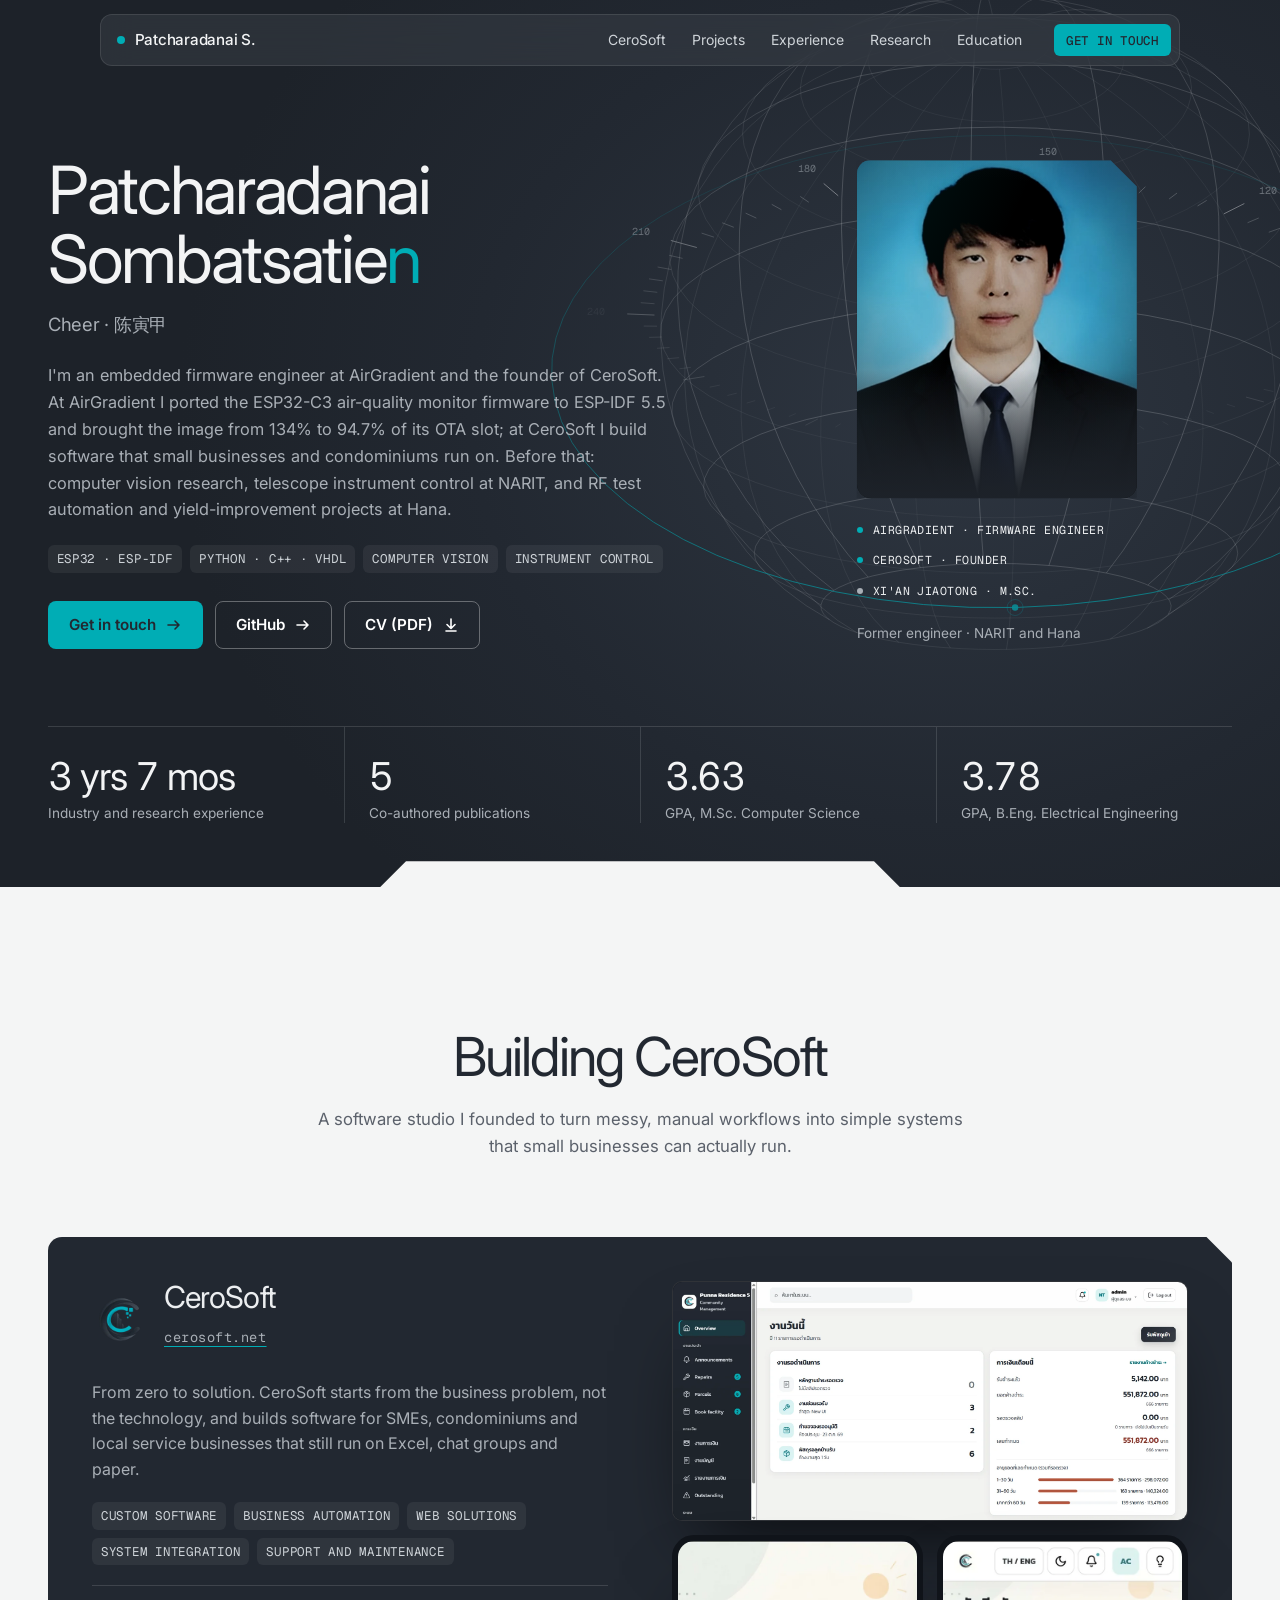
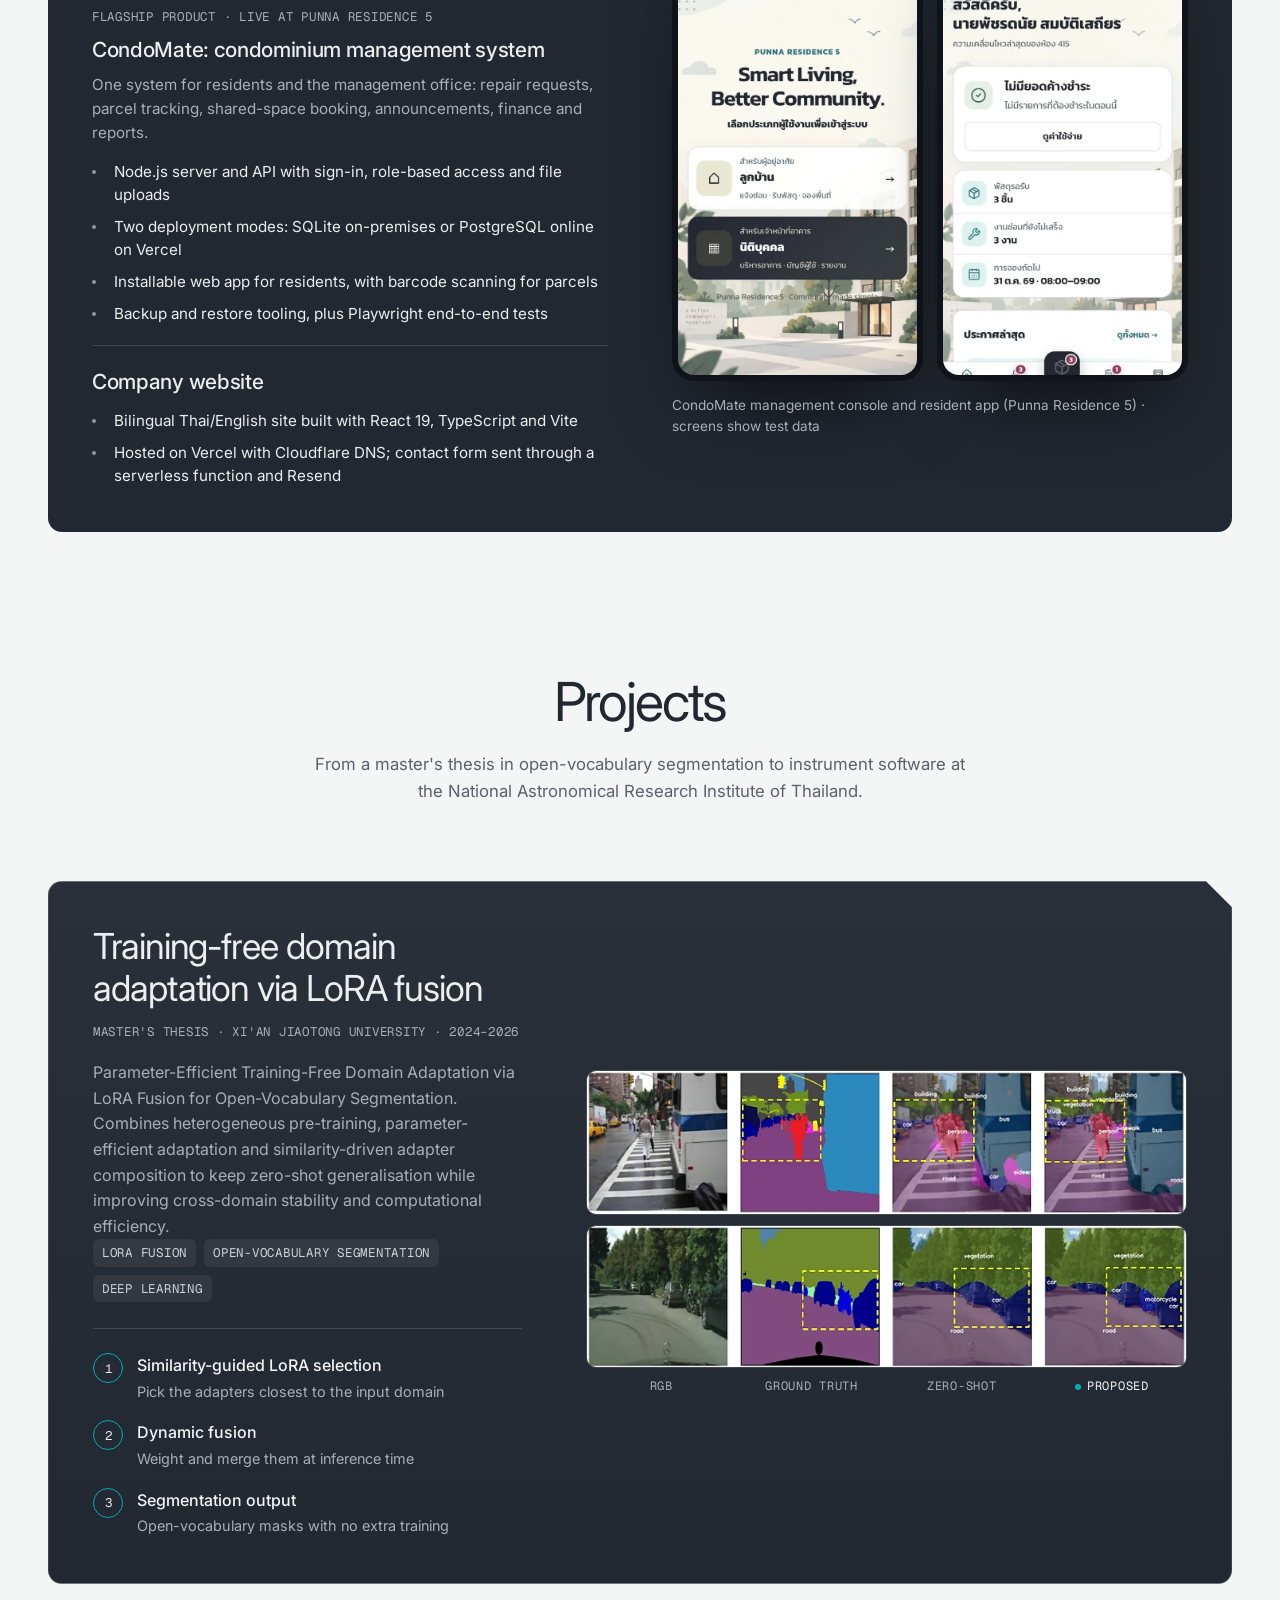
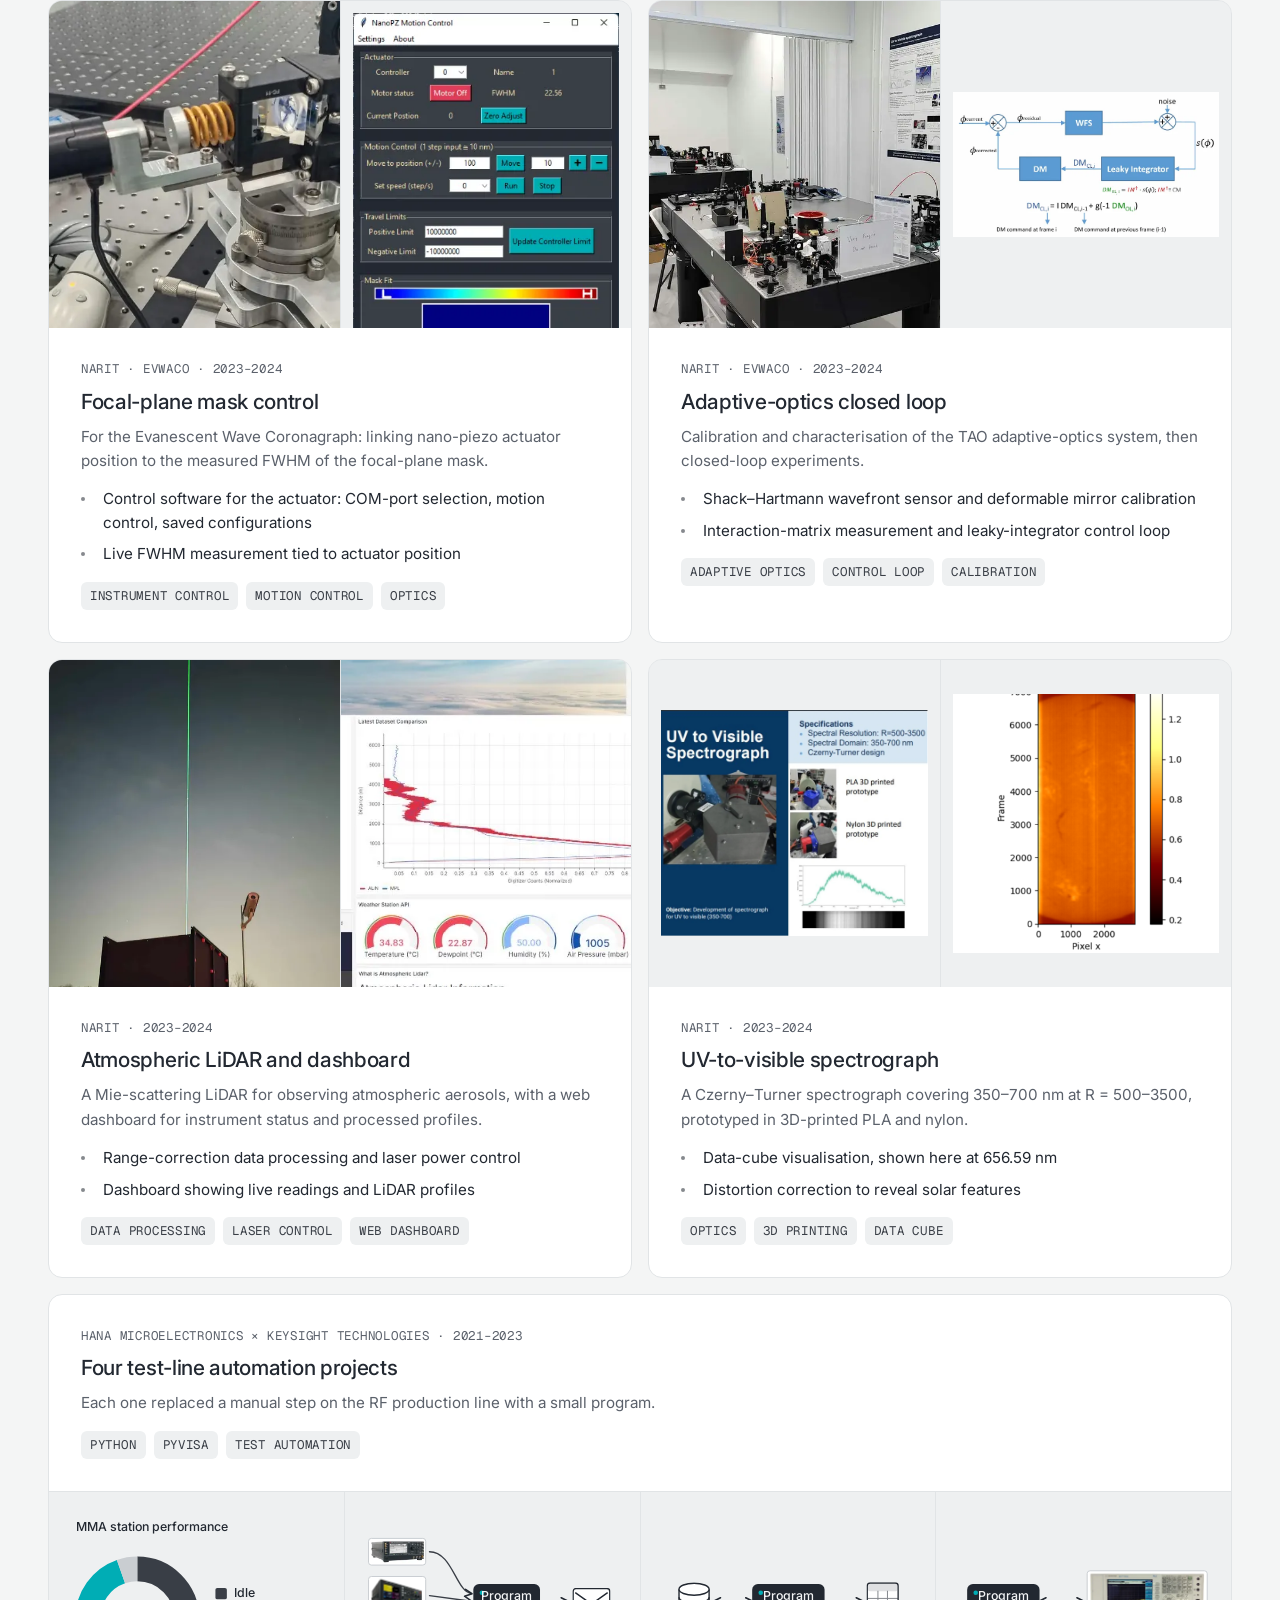
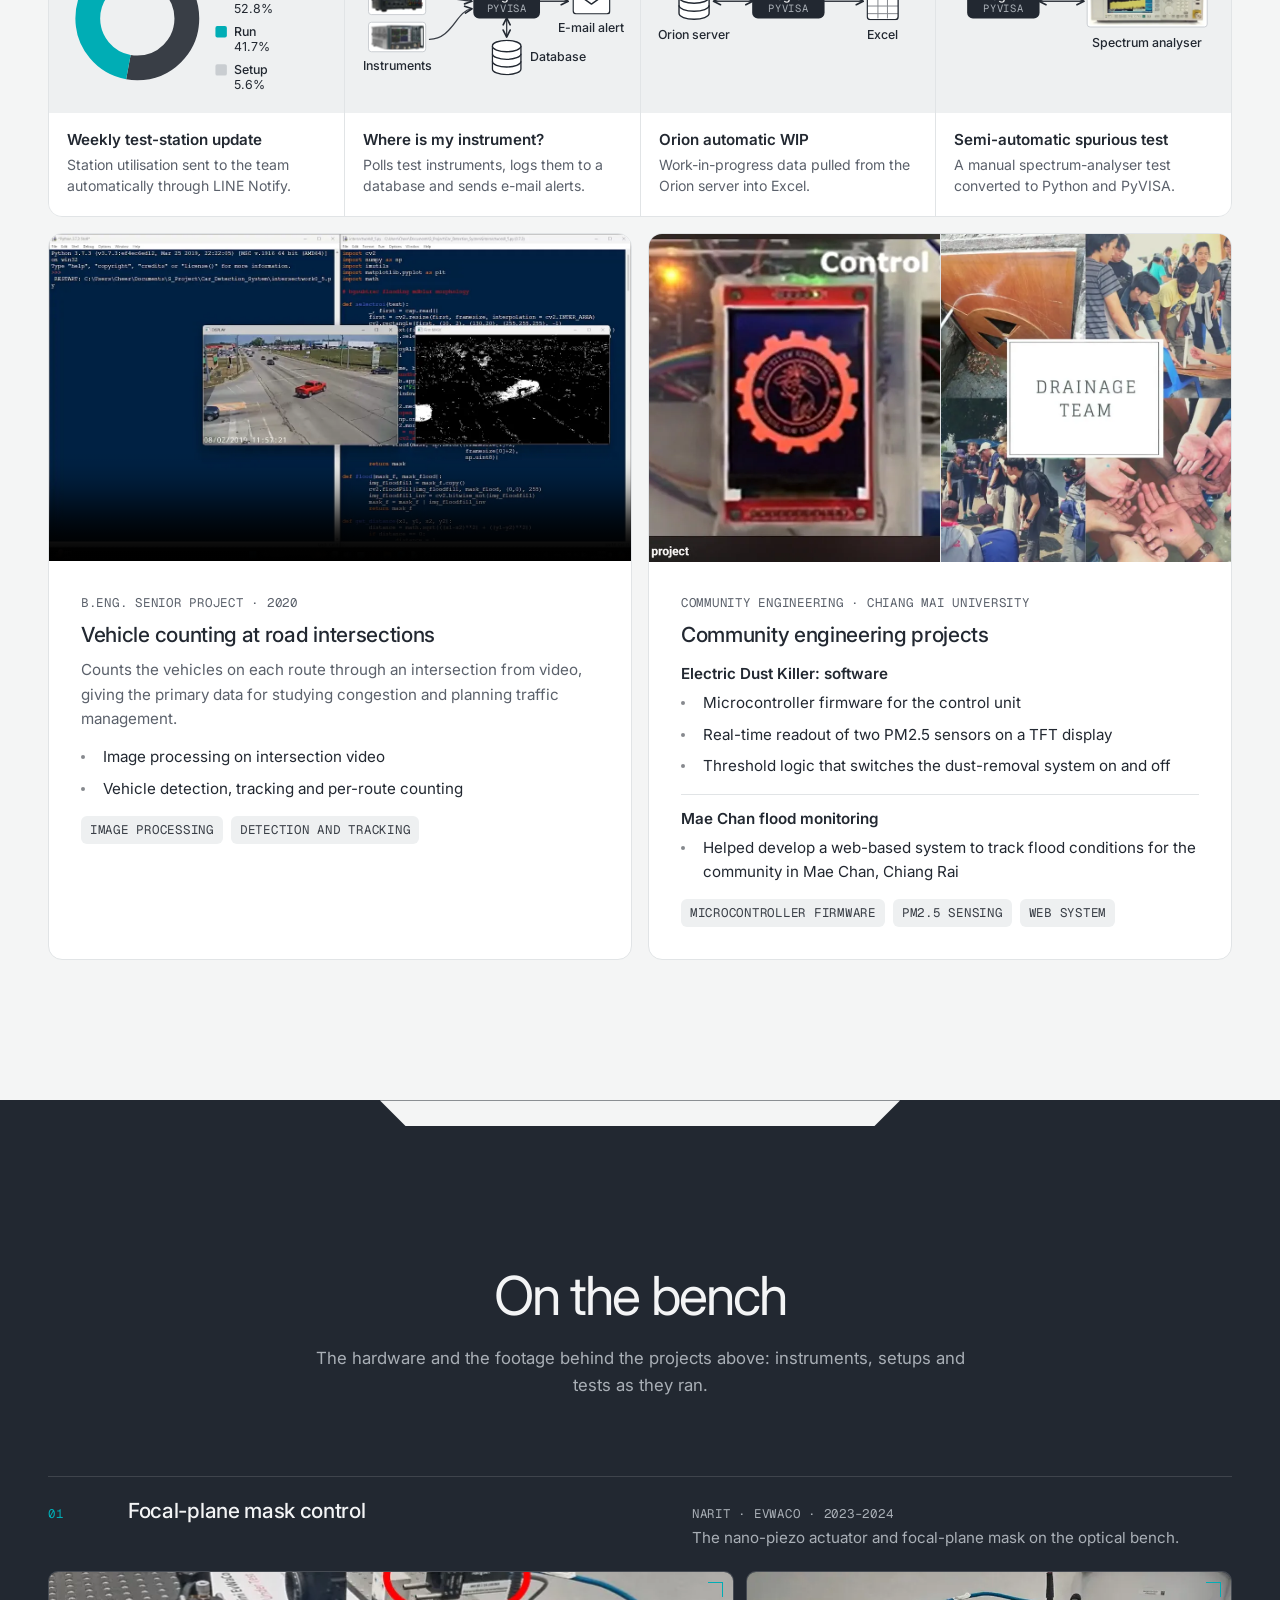
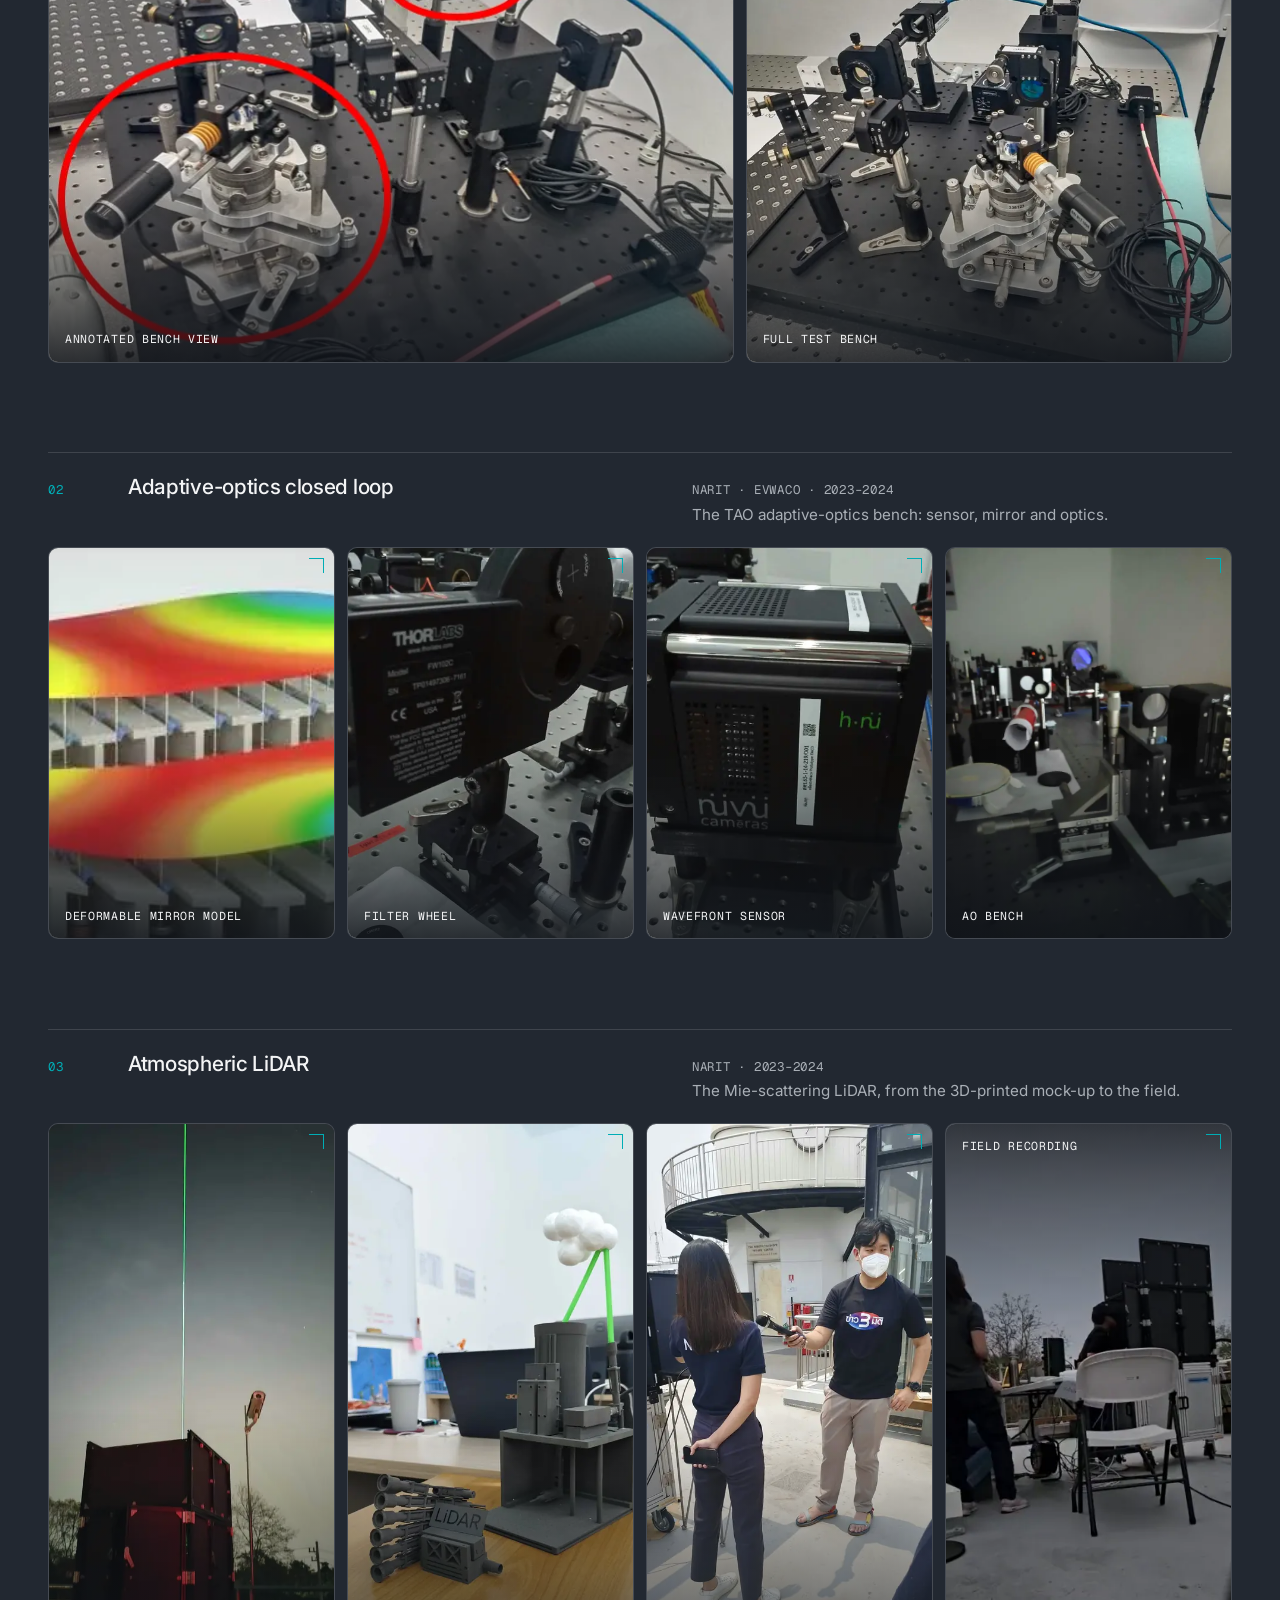
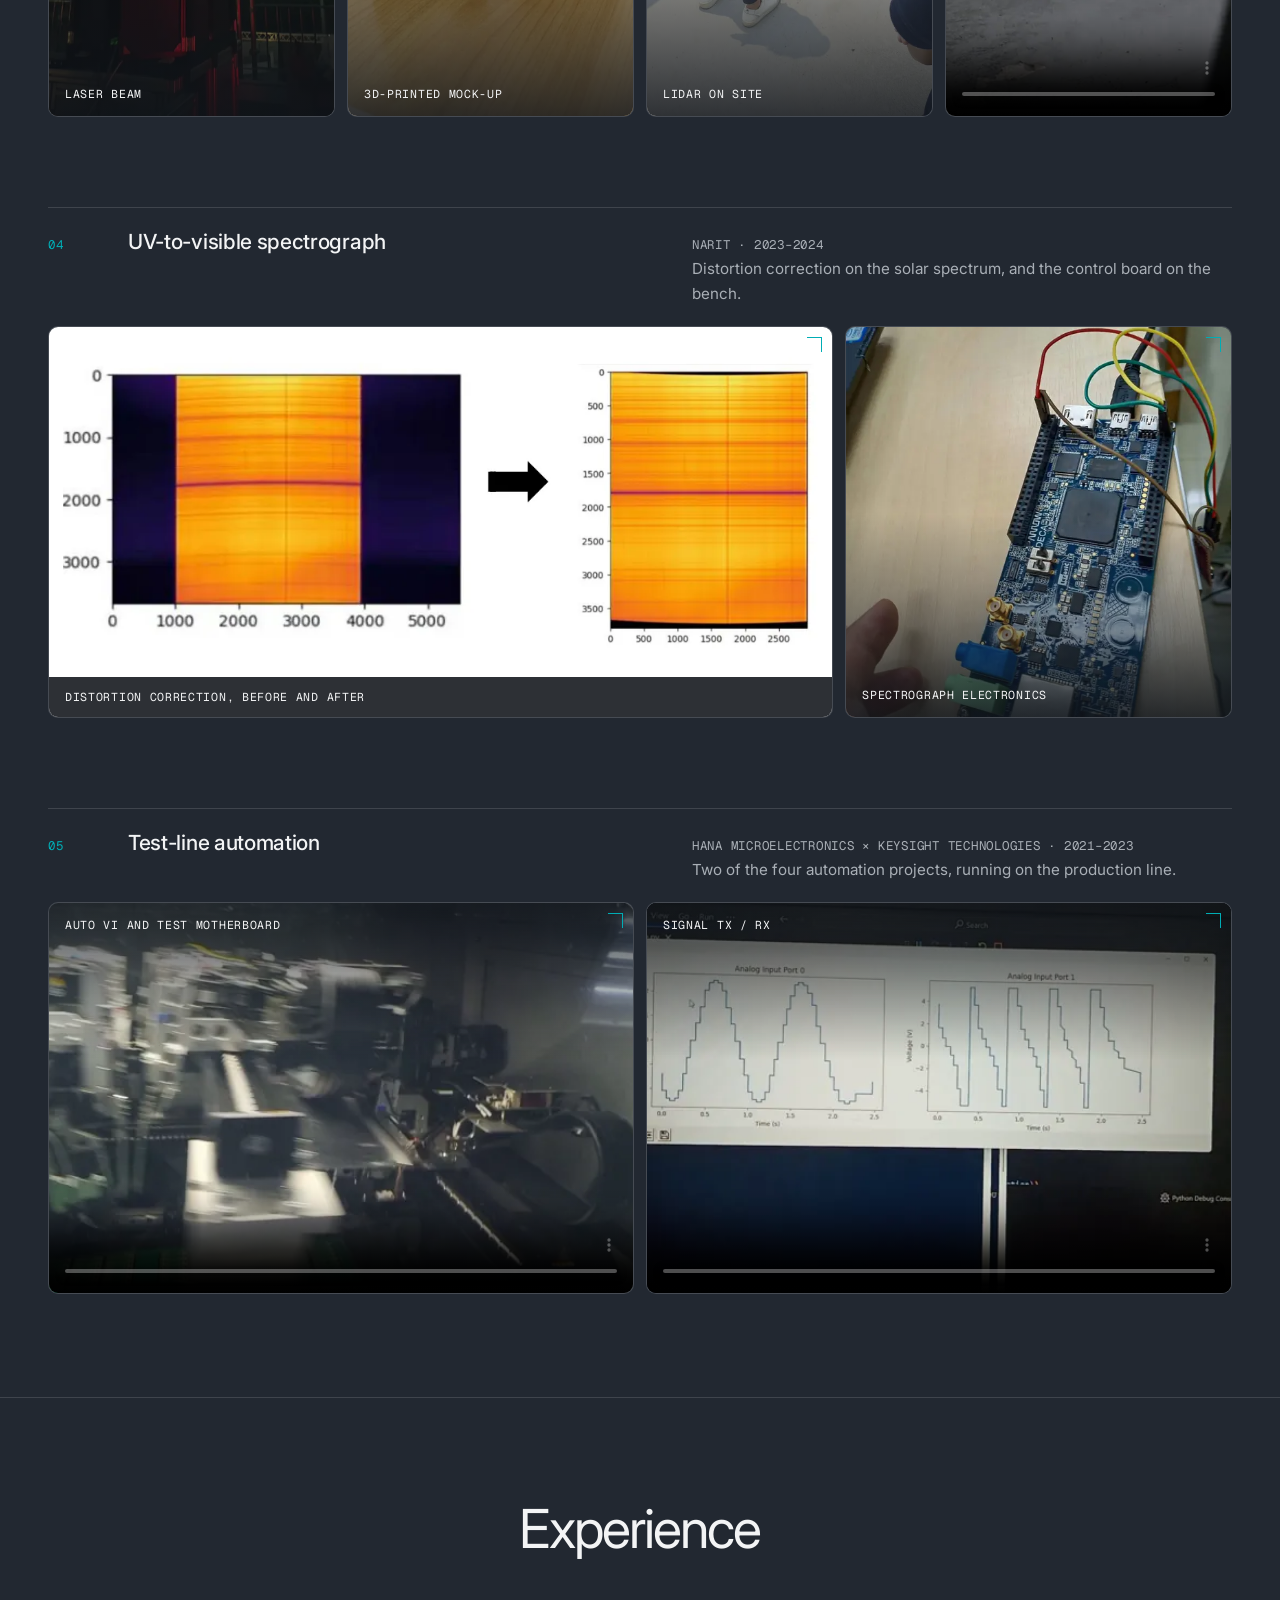
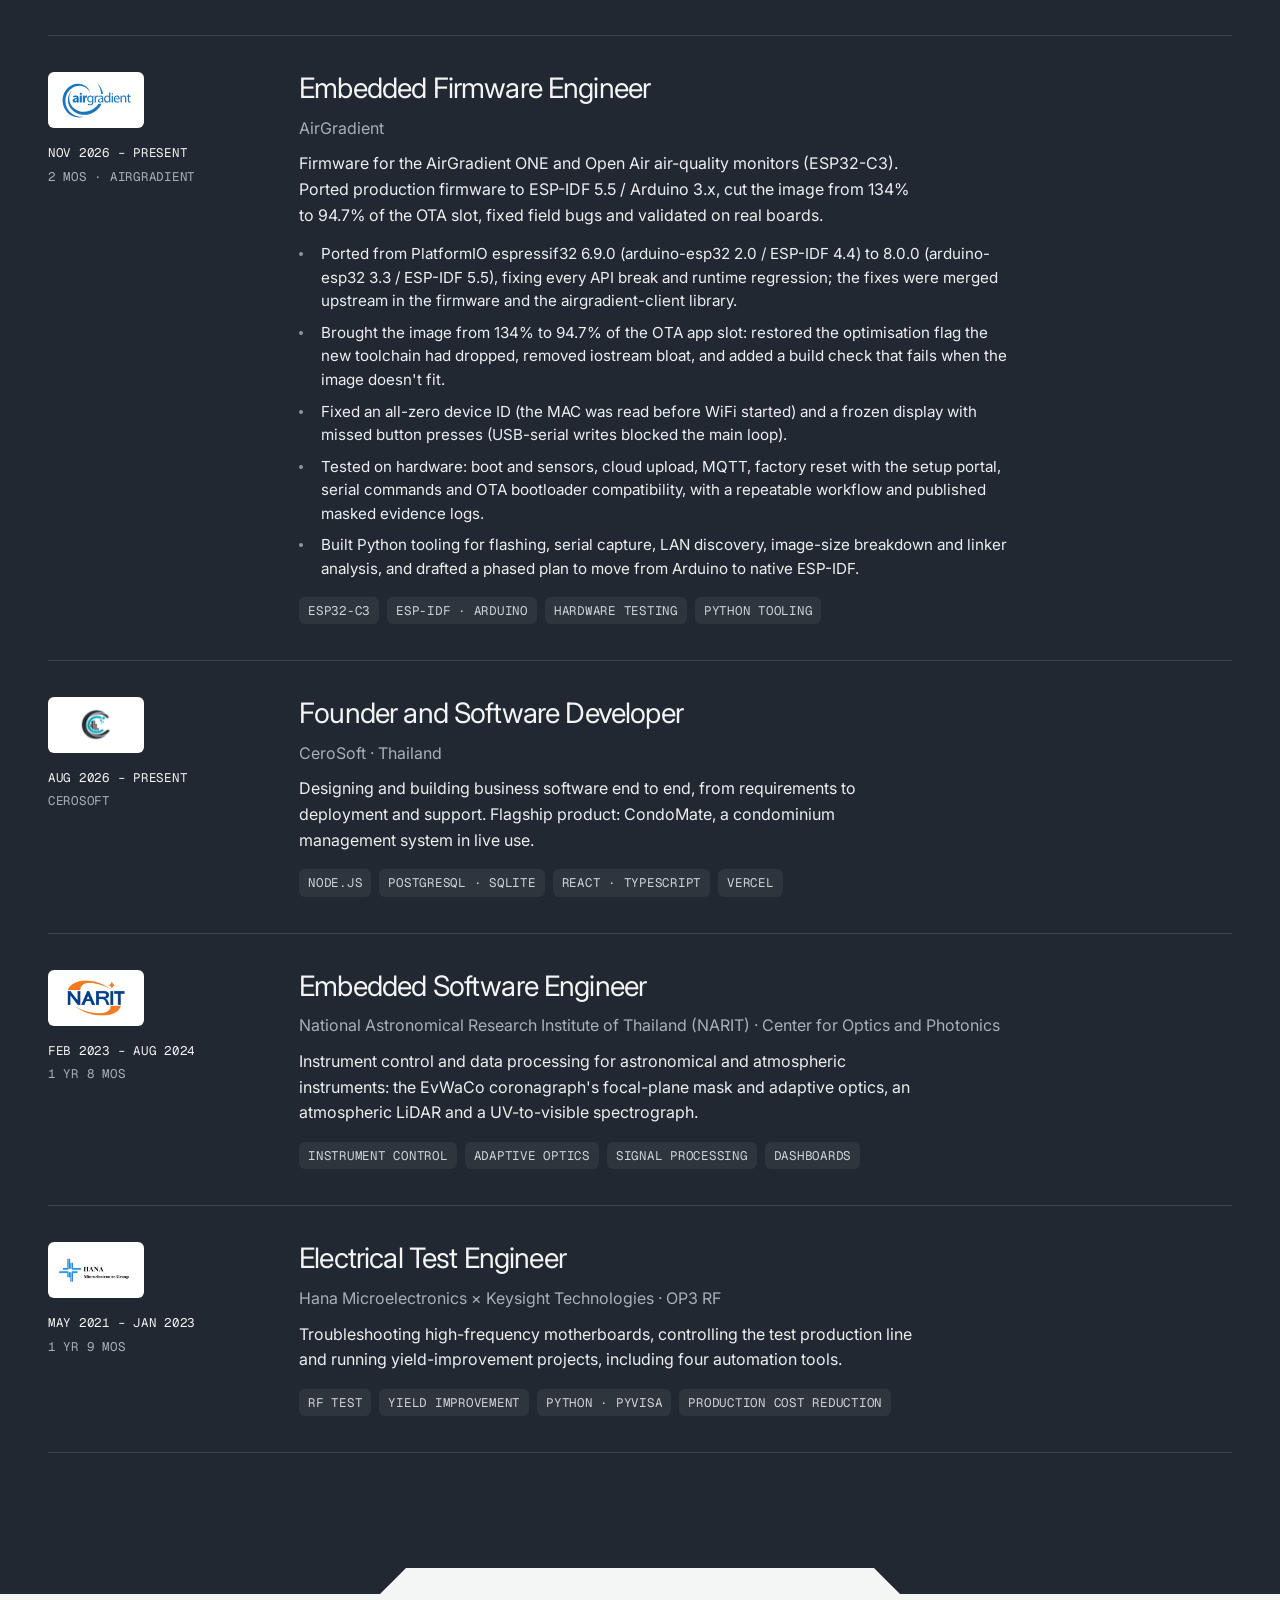
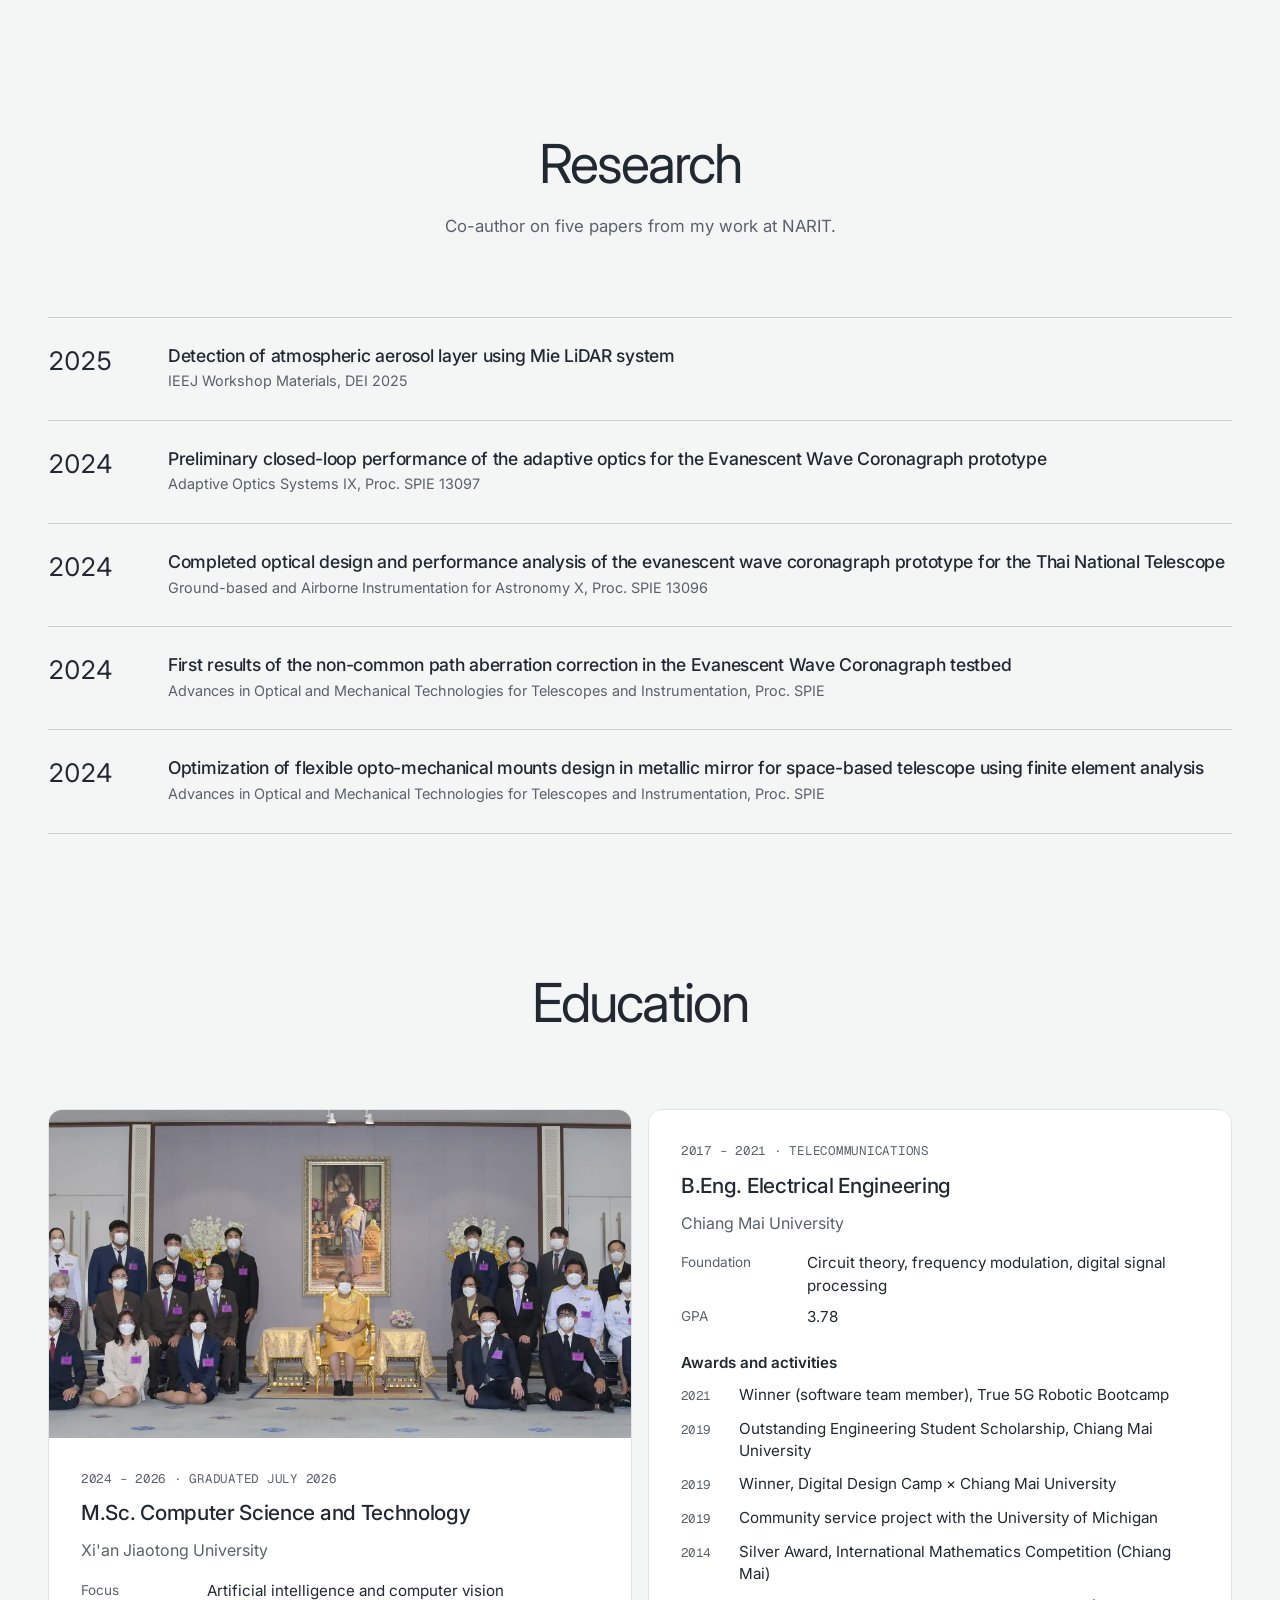
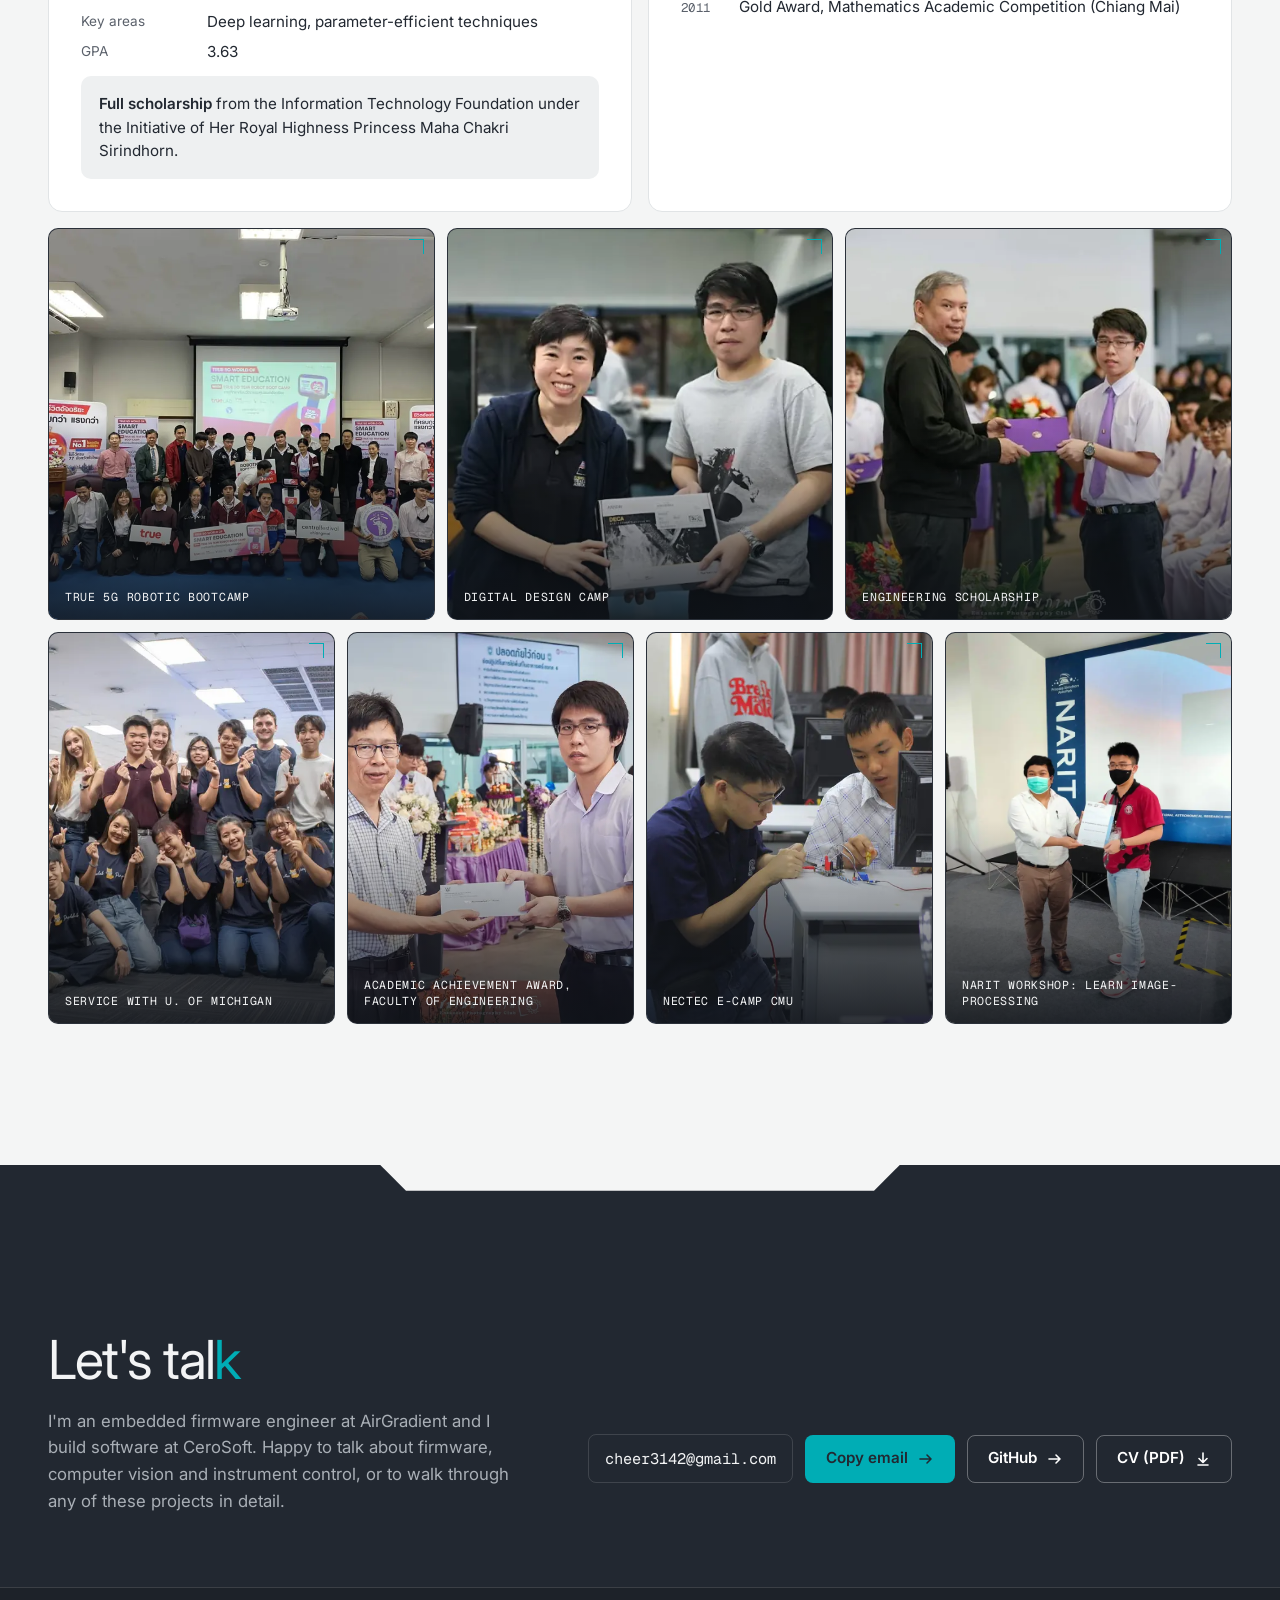
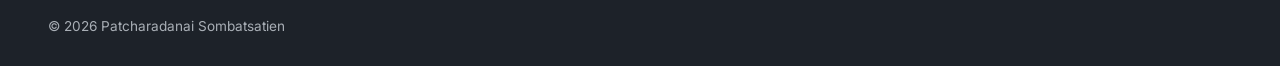
<file: index.html>
<!doctype html>
<html lang="en">
<head>
<meta charset="utf-8">
<meta name="viewport" content="width=device-width, initial-scale=1, viewport-fit=cover">
<link rel="icon" href="img/favicon.svg" type="image/svg+xml">
<title>Patcharadanai Sombatsatien · Embedded Firmware Engineer</title>
<meta name="description" content="Portfolio of Patcharadanai Sombatsatien (Cheer): embedded firmware engineer at AirGradient (ESP32-C3, ESP-IDF), computer vision and instrument control. Founder of CeroSoft.">
<link rel="preconnect" href="https://fonts.googleapis.com">
<link rel="preconnect" href="https://fonts.gstatic.com" crossorigin>
<link rel="stylesheet" href="https://fonts.googleapis.com/css2?family=Inter:wght@400;500;600&family=Geist+Mono:wght@400;500&family=Noto+Sans+Thai:wght@400;500;600&display=swap">
<link rel="stylesheet" href="tokens.css">
<link rel="stylesheet" href="site.css">
<script>document.documentElement.className += " js";</script>
</head>
<body>


<a class="skip" href="#main">Skip to content</a>
<nav class="nav" id="nav" aria-label="Main">
  <a class="brand" href="#top"><span class="live-dot" aria-hidden="true"></span>Patcharadanai S.</a>
  <div class="nav-links">
    <a href="#cerosoft">CeroSoft</a>
    <a href="#work">Projects</a>
    <a href="#experience">Experience</a>
    <a href="#research">Research</a>
    <a href="#education">Education</a>
  </div>
  <a class="chip-cta" href="#contact">Get in touch</a>
  <button class="menu-btn" id="menuBtn" type="button" aria-label="Open menu" aria-expanded="false" aria-controls="sheet">
    <svg width="16" height="16" viewBox="0 0 16 16" fill="none" stroke="currentColor" stroke-width="1.6" stroke-linecap="round" aria-hidden="true"><path d="M2 5h12M2 11h12"/></svg>
  </button>
  <div class="sheet" id="sheet">
    <a href="#cerosoft">CeroSoft</a><a href="#work">Projects</a><a href="#experience">Experience</a>
    <a href="#research">Research</a><a href="#education">Education</a><a href="#contact">Get in touch</a>
  </div>
</nav>

<header class="hero dark notch-bottom" id="top">
  <div class="hero-stage" aria-hidden="true"><canvas id="dome"></canvas></div>
  <div class="wrap hero-grid">
    <div class="hero-text">
      <h1 id="heroName" aria-label="Patcharadanai Sombatsatien"><span class="line" aria-hidden="true">Patcharadanai</span><span class="line" aria-hidden="true">Sombatsatien</span></h1>
      <p class="nick rise" style="--d:.95s">Cheer · 陈寅甲</p>
      <p class="lede rise" style="--d:1.1s">I'm an embedded firmware engineer at AirGradient and the founder of CeroSoft. At AirGradient I ported the ESP32-C3 air-quality monitor firmware to ESP-IDF 5.5 and brought the image from 134% to 94.7% of its OTA slot; at CeroSoft I build software that small businesses and condominiums run on. Before that: computer vision research, telescope instrument control at NARIT, and RF test automation and yield-improvement projects at Hana.</p>
      <div class="focus rise" style="--d:1.25s">
        <span class="tag">ESP32 · ESP-IDF</span><span class="tag">Python · C++ · VHDL</span><span class="tag">Computer vision</span><span class="tag">Instrument control</span>
      </div>
      <div class="cta rise" style="--d:1.35s">
        <a class="btn btn-primary" href="#contact">Get in touch <svg viewBox="0 0 16 16" fill="none" stroke="currentColor" stroke-width="1.6" stroke-linecap="round" stroke-linejoin="round" aria-hidden="true"><path d="M2 8h11M9 4l4 4-4 4"/></svg></a>
        <a class="btn btn-ghost" href="https://github.com/Cheer3142" target="_blank" rel="noopener">GitHub <svg viewBox="0 0 16 16" fill="none" stroke="currentColor" stroke-width="1.6" stroke-linecap="round" stroke-linejoin="round" aria-hidden="true"><path d="M2 8h11M9 4l4 4-4 4"/></svg></a>
        <a class="btn btn-ghost" href="files/Patcharadanai-Sombatsatien-CV.pdf" download>CV (PDF) <svg viewBox="0 0 16 16" fill="none" stroke="currentColor" stroke-width="1.6" stroke-linecap="round" stroke-linejoin="round" aria-hidden="true"><path d="M8 2v9M4 7.5l4 4 4-4M3 14h10"/></svg></a>
      </div>
    </div>
    <div class="hero-figure rise" style="--d:.5s">
      <div class="frame">
        <figure class="portrait card-dark"><img src="img/portrait.webp" alt="Portrait of Patcharadanai Sombatsatien" width="928" height="1120"></figure>
      </div>
      <ul class="markers">
        <li class="marker" id="mkAg"><span class="live-dot" aria-hidden="true"></span><span id="mkAgText">AirGradient · From Nov 2026</span></li>
        <li class="marker live"><span class="live-dot" aria-hidden="true"></span>CeroSoft · Founder</li>
        <li class="marker"><span class="live-dot" aria-hidden="true"></span>Xi'an Jiaotong · M.Sc.</li>
      </ul>
      <p class="former">Former engineer · NARIT and Hana</p>
    </div>
  </div>
  <div class="wrap">
    <div class="stats" role="list">
      <div class="stat" role="listitem"><b id="expTotal">3 yrs 5 mos</b><span>Industry and research experience</span></div>
      <div class="stat" role="listitem"><b>5</b><span>Co-authored publications</span></div>
      <div class="stat" role="listitem"><b>3.63</b><span>GPA, M.Sc. Computer Science</span></div>
      <div class="stat" role="listitem"><b>3.78</b><span>GPA, B.Eng. Electrical Engineering</span></div>
    </div>
  </div>
</header>

<svg width="0" height="0" style="position:absolute" aria-hidden="true" focusable="false">
  <defs>
    <marker id="dg-ah" viewBox="0 0 8 8" refX="6.5" refY="4" markerWidth="7" markerHeight="7" orient="auto-start-reverse"><path d="M1 1L7 4 1 7" fill="none" stroke="currentColor" stroke-width="1.4" stroke-linecap="round" stroke-linejoin="round"/></marker>
    <symbol id="dg-db" viewBox="0 0 32 38"><path d="M1 7v24c0 3.3 6.7 6 15 6s15-2.7 15-6V7" fill="#fff" stroke="currentColor" stroke-width="1.4" vector-effect="non-scaling-stroke"/><ellipse cx="16" cy="7" rx="15" ry="6" fill="#fff" stroke="currentColor" stroke-width="1.4" vector-effect="non-scaling-stroke"/><path d="M1 15c0 3.3 6.7 6 15 6s15-2.7 15-6M1 23c0 3.3 6.7 6 15 6s15-2.7 15-6" fill="none" stroke="currentColor" stroke-width="1.4" vector-effect="non-scaling-stroke"/></symbol>
    <symbol id="dg-mail" viewBox="0 0 40 28"><rect x=".75" y=".75" width="38.5" height="26.5" rx="3" fill="#fff" stroke="currentColor" stroke-width="1.4" vector-effect="non-scaling-stroke"/><path d="M3 5l17 12L37 5" fill="none" stroke="currentColor" stroke-width="1.4" stroke-linejoin="round" vector-effect="non-scaling-stroke"/></symbol>
    <symbol id="dg-sheet" viewBox="0 0 34 40"><rect x=".75" y=".75" width="32.5" height="38.5" rx="3" fill="#fff" stroke="currentColor" stroke-width="1.4" vector-effect="non-scaling-stroke"/><rect x="1.5" y="1.5" width="31" height="8" rx="2" fill="currentColor" opacity=".14"/><path d="M12 9v29M22 9v29M1 17h32M1 25h32M1 33h32" fill="none" stroke="currentColor" stroke-width="1" opacity=".55" vector-effect="non-scaling-stroke"/></symbol>
  </defs>
</svg>
<main id="main">
<section id="cerosoft" class="section light">
  <div class="wrap">
    <div class="statement-head">
      <h2>Building CeroSoft</h2>
      <p>A software studio I founded to turn messy, manual workflows into simple systems that small businesses can actually run.</p>
    </div>
    <article class="venture card-dark">
      <div class="venture-text">
        <div class="venture-id">
          <img src="img/cerosoft-mark.webp" alt="CeroSoft logo" width="52" height="52">
          <div><p class="venture-name">CeroSoft</p><a href="https://cerosoft.net" target="_blank" rel="noopener">cerosoft.net</a></div>
        </div>
        <p>From zero to solution. CeroSoft starts from the business problem, not the technology, and builds software for SMEs, condominiums and local service businesses that still run on Excel, chat groups and paper.</p>
        <div class="focus">
          <span class="tag">Custom software</span><span class="tag">Business automation</span><span class="tag">Web solutions</span><span class="tag">System integration</span><span class="tag">Support and maintenance</span>
        </div>
        <div class="product">
          <div class="meta">Flagship product · live at Punna Residence 5</div>
          <h3>CondoMate: condominium management system</h3>
          <p>One system for residents and the management office: repair requests, parcel tracking, shared-space booking, announcements, finance and reports.</p>
          <ul class="role">
            <li>Node.js server and API with sign-in, role-based access and file uploads</li>
            <li>Two deployment modes: SQLite on-premises or PostgreSQL online on Vercel</li>
            <li>Installable web app for residents, with barcode scanning for parcels</li>
            <li>Backup and restore tooling, plus Playwright end-to-end tests</li>
          </ul>
        </div>
        <div class="product">
          <h3>Company website</h3>
          <ul class="role">
            <li>Bilingual Thai/English site built with React 19, TypeScript and Vite</li>
            <li>Hosted on Vercel with Cloudflare DNS; contact form sent through a serverless function and Resend</li>
          </ul>
        </div>
      </div>
      <figure class="screens">
        <img class="desk" src="img/condo-console.webp" alt="CondoMate management console showing today's work, monthly finances and overdue ageing, with test data" loading="lazy">
        <img class="phone" src="img/condo-access.webp" alt="CondoMate sign-in choice between resident and building management" loading="lazy">
        <img class="phone" src="img/condo-resident.webp" alt="CondoMate resident home screen with test data" loading="lazy">
        <figcaption>CondoMate management console and resident app (Punna Residence 5) · screens show test data</figcaption>
      </figure>
    </article>
  </div>
</section>

<section id="work" class="section light">
  <div class="wrap">
    <div class="statement-head">
      <h2>Projects</h2>
      <p>From a master's thesis in open-vocabulary segmentation to instrument software at the National Astronomical Research Institute of Thailand.</p>
    </div>

    <article class="feature card-dark">
      <div>
        <h3>Training-free domain adaptation via LoRA fusion</h3>
        <div class="meta">Master's thesis · Xi'an Jiaotong University · 2024–2026</div>
        <p>Parameter-Efficient Training-Free Domain Adaptation via LoRA Fusion for Open-Vocabulary Segmentation. Combines heterogeneous pre-training, parameter-efficient adaptation and similarity-driven adapter composition to keep zero-shot generalisation while improving cross-domain stability and computational efficiency.</p>
        <div class="focus stack"><span class="tag">LoRA fusion</span><span class="tag">Open-vocabulary segmentation</span><span class="tag">Deep learning</span></div>
        <ol class="pipeline">
          <li><span class="n">1</span><div><b>Similarity-guided LoRA selection</b><span>Pick the adapters closest to the input domain</span></div></li>
          <li><span class="n">2</span><div><b>Dynamic fusion</b><span>Weight and merge them at inference time</span></div></li>
          <li><span class="n">3</span><div><b>Segmentation output</b><span>Open-vocabulary masks with no extra training</span></div></li>
        </ol>
      </div>
      <div class="results">
        <img src="img/thesis-a.webp" alt="Segmentation results on an urban street scene" width="1400" height="333" loading="lazy">
        <img src="img/thesis-b.webp" alt="Segmentation results on a tree-lined road scene" width="1400" height="331" loading="lazy">
        <div class="results-key"><span>RGB</span><span>Ground truth</span><span>Zero-shot</span><span>Proposed</span></div>
      </div>
    </article>

    <div class="grid">
      <article class="card">
        <div class="media split">
          <img src="img/fpm-push.webp" alt="Nano-piezo actuator pushing the focal-plane mask mount on the optical bench" loading="lazy">
          <img class="fit" src="img/fpm-gui.webp" alt="Motion control software window" loading="lazy">
        </div>
        <div class="card-body">
          <div class="meta">NARIT · EvWaCo · 2023–2024</div>
          <h3>Focal-plane mask control</h3>
          <p>For the Evanescent Wave Coronagraph: linking nano-piezo actuator position to the measured FWHM of the focal-plane mask.</p>
          <ul class="role">
            <li>Control software for the actuator: COM-port selection, motion control, saved configurations</li>
            <li>Live FWHM measurement tied to actuator position</li>
          </ul>
          <div class="focus stack"><span class="tag">Instrument control</span><span class="tag">Motion control</span><span class="tag">Optics</span></div>
        </div>
      </article>

      <article class="card">
        <div class="media split">
          <img src="img/ao-bench.webp" alt="Full adaptive-optics optical bench in the lab with project posters on the wall" loading="lazy" style="object-position: 40% center">
          <img class="fit" src="img/ao-loop.webp" alt="Closed-loop control diagram with wavefront sensor, deformable mirror and leaky integrator" loading="lazy">
        </div>
        <div class="card-body">
          <div class="meta">NARIT · EvWaCo · 2023–2024</div>
          <h3>Adaptive-optics closed loop</h3>
          <p>Calibration and characterisation of the TAO adaptive-optics system, then closed-loop experiments.</p>
          <ul class="role">
            <li>Shack–Hartmann wavefront sensor and deformable mirror calibration</li>
            <li>Interaction-matrix measurement and leaky-integrator control loop</li>
          </ul>
          <div class="focus stack"><span class="tag">Adaptive optics</span><span class="tag">Control loop</span><span class="tag">Calibration</span></div>
        </div>
      </article>

      <article class="card">
        <div class="media split">
          <img src="img/lidar-night.webp" alt="LiDAR station firing a green laser at night" loading="lazy" style="object-position: center 70%">
          <img src="img/lidar-dashboard.webp" alt="Atmospheric LiDAR web dashboard" loading="lazy" style="object-position: top">
        </div>
        <div class="card-body">
          <div class="meta">NARIT · 2023–2024</div>
          <h3>Atmospheric LiDAR and dashboard</h3>
          <p>A Mie-scattering LiDAR for observing atmospheric aerosols, with a web dashboard for instrument status and processed profiles.</p>
          <ul class="role">
            <li>Range-correction data processing and laser power control</li>
            <li>Dashboard showing live readings and LiDAR profiles</li>
          </ul>
          <div class="focus stack"><span class="tag">Data processing</span><span class="tag">Laser control</span><span class="tag">Web dashboard</span></div>
        </div>
      </article>

      <article class="card">
        <div class="media split">
          <img class="fit" src="img/spectrograph.webp" alt="UV-to-visible spectrograph project poster" loading="lazy">
          <img class="fit" src="img/datacube.webp" alt="Data cube slice at a wavelength of 656.59 nm, plotted as frame against pixel position, with a colour scale from 0.2 to 1.3" width="413" height="435" loading="lazy">
        </div>
        <div class="card-body">
          <div class="meta">NARIT · 2023–2024</div>
          <h3>UV-to-visible spectrograph</h3>
          <p>A Czerny–Turner spectrograph covering 350–700 nm at R = 500–3500, prototyped in 3D-printed PLA and nylon.</p>
          <ul class="role">
            <li>Data-cube visualisation, shown here at 656.59 nm</li>
            <li>Distortion correction to reveal solar features</li>
          </ul>
          <div class="focus stack"><span class="tag">Optics</span><span class="tag">3D printing</span><span class="tag">Data cube</span></div>
        </div>
      </article>

      <article class="card wide">
        <div class="card-body">
          <div class="meta">Hana Microelectronics × Keysight Technologies · 2021–2023</div>
          <h3>Four test-line automation projects</h3>
          <p>Each one replaced a manual step on the RF production line with a small program.</p>
          <div class="focus stack"><span class="tag">Python</span><span class="tag">PyVISA</span><span class="tag">Test automation</span></div>
        </div>
        <div class="auto">
          <figure><div class="pic"><svg class="dg" viewBox="0 0 280 210" role="img" aria-label="Donut chart of test-station time: idle 52.8 percent, run 41.7 percent, setup 5.6 percent">
  <text class="dg-t" x="14" y="26">MMA station performance</text>
  <g transform="rotate(-90 78 118)" fill="none" stroke-width="26">
    <circle cx="78" cy="118" r="52" stroke="#393e46" stroke-dasharray="172.5 326.7" stroke-dashoffset="0"/>
    <circle cx="78" cy="118" r="52" stroke="#00adb5" stroke-dasharray="136.2 326.7" stroke-dashoffset="-172.5"/>
    <circle cx="78" cy="118" r="52" stroke="#c9cdd1" stroke-dasharray="18.3 326.7" stroke-dashoffset="-308.7"/>
  </g>
  <rect x="160" y="86" width="12" height="12" rx="2" fill="#393e46"/><text class="dg-t" x="180" y="96">Idle</text><text class="dg-t" x="180" y="112" style="font-weight:400" fill="#5b616b">52.8%</text>
  <rect x="160" y="126" width="12" height="12" rx="2" fill="#00adb5"/><text class="dg-t" x="180" y="136">Run</text><text class="dg-t" x="180" y="152" style="font-weight:400" fill="#5b616b">41.7%</text>
  <rect x="160" y="166" width="12" height="12" rx="2" fill="#c9cdd1"/><text class="dg-t" x="180" y="176">Setup</text><text class="dg-t" x="180" y="192" style="font-weight:400" fill="#5b616b">5.6%</text>
</svg></div>
            <figcaption><b>Weekly test-station update</b><span>Station utilisation sent to the team automatically through LINE Notify.</span></figcaption></figure>
          <figure><div class="pic"><svg class="dg" viewBox="0 0 280 210" role="img" aria-label="Diagram: three instruments feed a program through PyVISA, which writes to a database and sends an e-mail alert">
  <g class="dg-ln"><path d="M74 48C98 48 102 90 118 92"/><path d="M74 94L118 100"/><path d="M74 140C98 140 102 110 118 108"/><path d="M190 100H219"/><path class="two" d="M155 118V137"/></g>
  <rect x="10" y="34" width="60" height="28" rx="3" fill="#fff" stroke="#c9cdd1" stroke-width="1"/><image href="img/hana-inst-1.webp" x="12" y="36" width="56" height="24" preserveAspectRatio="xMidYMid meet"/><rect x="10" y="74" width="60" height="40" rx="3" fill="#fff" stroke="#c9cdd1" stroke-width="1"/><image href="img/hana-inst-2.webp" x="12" y="76" width="56" height="36" preserveAspectRatio="xMidYMid meet"/><rect x="10" y="122" width="60" height="31" rx="3" fill="#fff" stroke="#c9cdd1" stroke-width="1"/><image href="img/hana-inst-3.webp" x="12" y="124" width="56" height="27" preserveAspectRatio="xMidYMid meet"/>
  <text class="dg-t" x="40" y="172" text-anchor="middle">Instruments</text>
  <rect x="120" y="82" width="70" height="36" rx="6" fill="#222831"/><circle cx="129" cy="91" r="2.4" fill="#00adb5"/><text class="dg-t on" x="155.0" y="99.0" text-anchor="middle">Program</text><text class="dg-m on" x="155.0" y="111.0" text-anchor="middle">PyVISA</text>
  <use href="#dg-mail" x="224" y="86" width="40" height="28"/><text class="dg-t" x="244" y="132" text-anchor="middle">E-mail alert</text>
  <use href="#dg-db" x="139" y="140" width="32" height="38"/><text class="dg-t" x="180" y="163">Database</text>
</svg></div>
            <figcaption><b>Where is my instrument?</b><span>Polls test instruments, logs them to a database and sends e-mail alerts.</span></figcaption></figure>
          <figure><div class="pic"><svg class="dg" viewBox="0 0 280 210" role="img" aria-label="Diagram: a program exchanges data with the Orion server and writes the result to Excel">
  <g class="dg-ln"><path class="two" d="M62 100H102"/><path d="M178 100H218"/></g>
  <use href="#dg-db" x="24" y="80" width="34" height="40"/><text class="dg-t" x="41" y="140" text-anchor="middle">Orion server</text>
  <rect x="102" y="82" width="76" height="36" rx="6" fill="#222831"/><circle cx="111" cy="91" r="2.4" fill="#00adb5"/><text class="dg-t on" x="140.0" y="99.0" text-anchor="middle">Program</text><text class="dg-m on" x="140.0" y="111.0" text-anchor="middle">PyVISA</text>
  <use href="#dg-sheet" x="222" y="80" width="34" height="40"/><text class="dg-t" x="239" y="140" text-anchor="middle">Excel</text>
</svg></div>
            <figcaption><b>Orion automatic WIP</b><span>Work-in-progress data pulled from the Orion server into Excel.</span></figcaption></figure>
          <figure><div class="pic"><svg class="dg" viewBox="0 0 280 210" role="img" aria-label="Diagram: a program controls a spectrum analyser through PyVISA">
  <g class="dg-ln"><path class="two" d="M94 100H140"/></g>
  <rect x="18" y="82" width="76" height="36" rx="6" fill="#222831"/><circle cx="27" cy="91" r="2.4" fill="#00adb5"/><text class="dg-t on" x="56.0" y="99.0" text-anchor="middle">Program</text><text class="dg-m on" x="56.0" y="111.0" text-anchor="middle">PyVISA</text>
  <rect x="144" y="68" width="126" height="59" rx="3" fill="#fff" stroke="#c9cdd1" stroke-width="1"/><image href="img/hana-pxa.webp" x="146" y="70" width="122" height="55" preserveAspectRatio="xMidYMid meet"/><text class="dg-t" x="207" y="148" text-anchor="middle">Spectrum analyser</text>
</svg></div>
            <figcaption><b>Semi-automatic spurious test</b><span>A manual spectrum-analyser test converted to Python and PyVISA.</span></figcaption></figure>
        </div>
      </article>

      <article class="card">
        <div class="media">
          <video src="video/vehicle-counting.mp4" poster="img/vehicle.webp" controls muted playsinline preload="none" aria-label="Vehicle counting demo video"></video>
        </div>
        <div class="card-body">
          <div class="meta">B.Eng. senior project · 2020</div>
          <h3>Vehicle counting at road intersections</h3>
          <p>Counts the vehicles on each route through an intersection from video, giving the primary data for studying congestion and planning traffic management.</p>
          <ul class="role">
            <li>Image processing on intersection video</li>
            <li>Vehicle detection, tracking and per-route counting</li>
          </ul>
          <div class="focus stack"><span class="tag">Image processing</span><span class="tag">Detection and tracking</span></div>
        </div>
      </article>

      <article class="card">
        <div class="media split">
          <img src="img/dust-killer.webp" alt="Electric Dust Killer control board with TFT display" loading="lazy">
          <img src="img/drainage.webp" alt="Drainage team at work" loading="lazy">
        </div>
        <div class="card-body">
          <div class="meta">Community engineering · Chiang Mai University</div>
          <h3>Community engineering projects</h3>
          <div class="sub">
            <h4>Electric Dust Killer: software</h4>
            <ul class="role">
              <li>Microcontroller firmware for the control unit</li>
              <li>Real-time readout of two PM2.5 sensors on a TFT display</li>
              <li>Threshold logic that switches the dust-removal system on and off</li>
            </ul>
          </div>
          <div class="sub">
            <h4>Mae Chan flood monitoring</h4>
            <ul class="role">
              <li>Helped develop a web-based system to track flood conditions for the community in Mae Chan, Chiang Rai</li>
            </ul>
          </div>
          <div class="focus stack"><span class="tag">Microcontroller firmware</span><span class="tag">PM2.5 sensing</span><span class="tag">Web system</span></div>
        </div>
      </article>
    </div>
  </div>
</section>

<section id="gallery" class="section dark notch-top gallery" aria-labelledby="galleryTitle">
  <div class="wrap">
    <div class="statement-head">
      <h2 id="galleryTitle">On the bench</h2>
      <p>The hardware and the footage behind the projects above: instruments, setups and tests as they ran.</p>
    </div>
    <div class="reel">
      <header class="reel-head"><span class="label">01</span><h3>Focal-plane mask control</h3><p><span class="meta">NARIT · EvWaCo · 2023–2024</span>The nano-piezo actuator and focal-plane mask on the optical bench.</p></header>
      <div class="bento">
        <figure class="tile c7 r2"><img src="img/fpm-bench.webp" alt="Optical bench with the nano-piezo actuator and focal-plane mask, with parts circled in red" loading="lazy"><figcaption>Annotated bench view</figcaption></figure>
        <figure class="tile c5 r2"><img src="img/fpm-bench-full.webp" alt="Full focal-plane mask test bench with optics and actuator" loading="lazy"><figcaption>Full test bench</figcaption></figure>
      </div>
    </div>
    <div class="reel">
      <header class="reel-head"><span class="label">02</span><h3>Adaptive-optics closed loop</h3><p><span class="meta">NARIT · EvWaCo · 2023–2024</span>The TAO adaptive-optics bench: sensor, mirror and optics.</p></header>
      <div class="bento">
        <figure class="tile c3 r2"><img src="img/ao-dm-crop.webp" alt="Surface model of the deformable mirror, coloured by height" loading="lazy"><figcaption>Deformable mirror model</figcaption></figure>
        <figure class="tile c3 r2"><img src="img/ao-flip-mirror.webp" alt="Filter wheel on the optical bench, with a Thorlabs camera behind it" loading="lazy"><figcaption>Filter wheel</figcaption></figure>
        <figure class="tile c3 r2"><img src="img/ao-wfs.webp" alt="Wavefront sensor camera mounted on the optical table" loading="lazy"><figcaption>Wavefront sensor</figcaption></figure>
        <figure class="tile c3 r2"><img src="img/ao-lab.webp" alt="Adaptive-optics bench with the beam path and mounts" loading="lazy"><figcaption>AO bench</figcaption></figure>
      </div>
    </div>
    <div class="reel">
      <header class="reel-head"><span class="label">03</span><h3>Atmospheric LiDAR</h3><p><span class="meta">NARIT · 2023–2024</span>The Mie-scattering LiDAR, from the 3D-printed mock-up to the field.</p></header>
      <div class="bento">
        <figure class="tile c3 r3"><img src="img/lidar-beam.webp" alt="LiDAR station firing a green laser beam into the evening sky" loading="lazy"><figcaption>Laser beam</figcaption></figure>
        <figure class="tile c3 r3"><img src="img/lidar-mockup.webp" alt="3D-printed LiDAR mock-up with a green beam and a cloud model" loading="lazy"><figcaption>3D-printed mock-up</figcaption></figure>
        <figure class="tile c3 r3"><img src="img/lidar-site.webp" alt="Two team members next to the LiDAR on site" loading="lazy"><figcaption>LiDAR on site</figcaption></figure>
        <figure class="tile vid c3 r3"><video src="video/lidar-field.mp4" poster="img/poster-lidar-field.webp" controls muted playsinline preload="none" aria-label="Field recording of the LiDAR system"></video><figcaption>Field recording</figcaption></figure>
      </div>
    </div>
    <div class="reel">
      <header class="reel-head"><span class="label">04</span><h3>UV-to-visible spectrograph</h3><p><span class="meta">NARIT · 2023–2024</span>Distortion correction on the solar spectrum, and the control board on the bench.</p></header>
      <div class="bento">
        <figure class="tile c8 r2 contain"><img src="img/spectro-correct.webp" alt="Solar spectrum before and after distortion correction" loading="lazy"><figcaption>Distortion correction, before and after</figcaption></figure>
        <figure class="tile c4 r2"><img src="img/uv-board.webp" alt="Blue FPGA development board with jumper wires on a desk" loading="lazy"><figcaption>Spectrograph electronics</figcaption></figure>
      </div>
    </div>
    <div class="reel">
      <header class="reel-head"><span class="label">05</span><h3>Test-line automation</h3><p><span class="meta">Hana Microelectronics × Keysight Technologies · 2021–2023</span>Two of the four automation projects, running on the production line.</p></header>
      <div class="bento">
        <figure class="tile vid c6 r2"><video src="video/auto-vi-test-motherboard.mp4" poster="img/poster-auto-vi-test-motherboard.webp" controls muted playsinline preload="none" aria-label="Auto VI and motherboard test fixture in operation"></video><figcaption>Auto VI and test motherboard</figcaption></figure>
        <figure class="tile vid c6 r2"><video src="video/signal-tx-rx.mp4" poster="img/poster-signal-tx-rx.webp" controls muted playsinline preload="none" aria-label="Signal TX and RX test screen recording"></video><figcaption>Signal TX / RX</figcaption></figure>
      </div>
    </div>
  </div>
</section>

<section id="experience" class="section dark notch-bottom exp-follow">
  <div class="wrap">
    <div class="statement-head">
      <h2>Experience</h2>
    </div>
    <ol class="timeline">
      <li>
        <div class="when"><span class="logo-tile"><img src="img/airgradient-logo.svg" alt="AirGradient logo" loading="lazy"></span><b id="agDates">Starts Nov 2026</b><span id="agTenure">AirGradient</span></div>
        <div class="what">
          <h3>Embedded Firmware Engineer</h3>
          <div class="org">AirGradient</div>
          <p>Firmware for the AirGradient ONE and Open Air air-quality monitors (ESP32-C3). Ported production firmware to ESP-IDF 5.5 / Arduino 3.x, cut the image from 134% to 94.7% of the OTA slot, fixed field bugs and validated on real boards.</p>
          <ul class="role">
            <li>Ported from PlatformIO espressif32 6.9.0 (arduino-esp32 2.0 / ESP-IDF 4.4) to 8.0.0 (arduino-esp32 3.3 / ESP-IDF 5.5), fixing every API break and runtime regression; the fixes were merged upstream in the firmware and the airgradient-client library.</li>
            <li>Brought the image from 134% to 94.7% of the OTA app slot: restored the optimisation flag the new toolchain had dropped, removed iostream bloat, and added a build check that fails when the image doesn't fit.</li>
            <li>Fixed an all-zero device ID (the MAC was read before WiFi started) and a frozen display with missed button presses (USB-serial writes blocked the main loop).</li>
            <li>Tested on hardware: boot and sensors, cloud upload, MQTT, factory reset with the setup portal, serial commands and OTA bootloader compatibility, with a repeatable workflow and published masked evidence logs.</li>
            <li>Built Python tooling for flashing, serial capture, LAN discovery, image-size breakdown and linker analysis, and drafted a phased plan to move from Arduino to native ESP-IDF.</li>
          </ul>
          <div class="focus"><span class="tag">ESP32-C3</span><span class="tag">ESP-IDF · Arduino</span><span class="tag">Hardware testing</span><span class="tag">Python tooling</span></div>
        </div>
      </li>
      <li>
        <div class="when"><span class="logo-tile"><img src="img/cerosoft-mark.webp" alt="CeroSoft logo" loading="lazy"></span><b>Aug 2026 – Present</b>CeroSoft</div>
        <div class="what">
          <h3>Founder and Software Developer</h3>
          <div class="org">CeroSoft · Thailand</div>
          <p>Designing and building business software end to end, from requirements to deployment and support. Flagship product: CondoMate, a condominium management system in live use.</p>
          <div class="focus"><span class="tag">Node.js</span><span class="tag">PostgreSQL · SQLite</span><span class="tag">React · TypeScript</span><span class="tag">Vercel</span></div>
        </div>
      </li>
      <li>
        <div class="when"><span class="logo-tile"><img src="img/narit-logo.webp" alt="NARIT logo" loading="lazy"></span><b>Feb 2023 – Aug 2024</b>1 yr 8 mos</div>
        <div class="what">
          <h3>Embedded Software Engineer</h3>
          <div class="org">National Astronomical Research Institute of Thailand (NARIT) · Center for Optics and Photonics</div>
          <p>Instrument control and data processing for astronomical and atmospheric instruments: the EvWaCo coronagraph's focal-plane mask and adaptive optics, an atmospheric LiDAR and a UV-to-visible spectrograph.</p>
          <div class="focus"><span class="tag">Instrument control</span><span class="tag">Adaptive optics</span><span class="tag">Signal processing</span><span class="tag">Dashboards</span></div>
        </div>
      </li>
      <li>
        <div class="when"><span class="logo-tile"><img src="img/hana-logo.jpg" alt="Hana Microelectronics logo" loading="lazy"></span><b>May 2021 – Jan 2023</b>1 yr 9 mos</div>
        <div class="what">
          <h3>Electrical Test Engineer</h3>
          <div class="org">Hana Microelectronics × Keysight Technologies · OP3 RF</div>
          <p>Troubleshooting high-frequency motherboards, controlling the test production line and running yield-improvement projects, including four automation tools.</p>
          <div class="focus"><span class="tag">RF test</span><span class="tag">Yield improvement</span><span class="tag">Python · PyVISA</span><span class="tag">Production cost reduction</span></div>
        </div>
      </li>
    </ol>
  </div>
</section>

<section id="research" class="section light">
  <div class="wrap">
    <div class="statement-head">
      <h2>Research</h2>
      <p>Co-author on five papers from my work at NARIT.</p>
    </div>
    <ol class="pubs">
      <li><div class="yr">2025</div><div><b>Detection of atmospheric aerosol layer using Mie LiDAR system</b><i>IEEJ Workshop Materials, DEI 2025</i></div></li>
      <li><div class="yr">2024</div><div><b>Preliminary closed-loop performance of the adaptive optics for the Evanescent Wave Coronagraph prototype</b><i>Adaptive Optics Systems IX, Proc. SPIE 13097</i></div></li>
      <li><div class="yr">2024</div><div><b>Completed optical design and performance analysis of the evanescent wave coronagraph prototype for the Thai National Telescope</b><i>Ground-based and Airborne Instrumentation for Astronomy X, Proc. SPIE 13096</i></div></li>
      <li><div class="yr">2024</div><div><b>First results of the non-common path aberration correction in the Evanescent Wave Coronagraph testbed</b><i>Advances in Optical and Mechanical Technologies for Telescopes and Instrumentation, Proc. SPIE</i></div></li>
      <li><div class="yr">2024</div><div><b>Optimization of flexible opto-mechanical mounts design in metallic mirror for space-based telescope using finite element analysis</b><i>Advances in Optical and Mechanical Technologies for Telescopes and Instrumentation, Proc. SPIE</i></div></li>
    </ol>
  </div>
</section>

<section id="education" class="section light">
  <div class="wrap">
    <div class="statement-head">
      <h2>Education</h2>
    </div>
    <div class="edu">
      <article class="card">
        <div class="media"><img src="img/scholarship.webp" alt="Scholarship recipients group photo" loading="lazy"></div>
        <div class="card-body">
          <div class="meta">2024 – 2026 · graduated July 2026</div>
          <h3>M.Sc. Computer Science and Technology</h3>
          <div class="org">Xi'an Jiaotong University</div>
          <dl class="kv">
            <dt>Focus</dt><dd>Artificial intelligence and computer vision</dd>
            <dt>Key areas</dt><dd>Deep learning, parameter-efficient techniques</dd>
            <dt>GPA</dt><dd>3.63</dd>
          </dl>
          <div class="callout"><b>Full scholarship</b> from the Information Technology Foundation under the Initiative of Her Royal Highness Princess Maha Chakri Sirindhorn.</div>
        </div>
      </article>
      <article class="card">
        <div class="card-body">
          <div class="meta">2017 – 2021 · Telecommunications</div>
          <h3>B.Eng. Electrical Engineering</h3>
          <div class="org">Chiang Mai University</div>
          <dl class="kv">
            <dt>Foundation</dt><dd>Circuit theory, frequency modulation, digital signal processing</dd>
            <dt>GPA</dt><dd>3.78</dd>
          </dl>
          <h4 class="subhead">Awards and activities</h4>
          <ul class="awards">
            <li><span>2021</span>Winner (software team member), True 5G Robotic Bootcamp</li>
            <li><span>2019</span>Outstanding Engineering Student Scholarship, Chiang Mai University</li>
            <li><span>2019</span>Winner, Digital Design Camp × Chiang Mai University</li>
            <li><span>2019</span>Community service project with the University of Michigan</li>
            <li><span>2014</span>Silver Award, International Mathematics Competition (Chiang Mai)</li>
            <li><span>2011</span>Gold Award, Mathematics Academic Competition (Chiang Mai)</li>
          </ul>
        </div>
      </article>
    </div>
    <div class="bento moments">
      <figure class="tile c4 r2"><img src="img/act-5g.webp" alt="True 5G Robotic Bootcamp team" loading="lazy"><figcaption>True 5G Robotic Bootcamp</figcaption></figure>
      <figure class="tile c4 r2"><img src="img/act-design.webp" alt="Digital Design Camp award" loading="lazy"><figcaption>Digital Design Camp</figcaption></figure>
      <figure class="tile c4 r2"><img src="img/act-scholar.webp" alt="Receiving the engineering scholarship" loading="lazy"><figcaption>Engineering scholarship</figcaption></figure>
      <figure class="tile c3 r2"><img src="img/act-umich.webp" alt="Community service project with the University of Michigan" loading="lazy"><figcaption>Service with U. of Michigan</figcaption></figure>
      <figure class="tile c3 r2"><img src="img/act-bachelor.webp" alt="Receiving an academic achievement award at the Faculty of Engineering, Chiang Mai University" loading="lazy"><figcaption>Academic achievement award, Faculty of Engineering</figcaption></figure>
      <figure class="tile c3 r2"><img src="img/act-ntecamp.webp" alt="Two students building a small circuit in a computer lab at NECTEC e-Camp, Chiang Mai University" loading="lazy" style="object-position: center 45%"><figcaption>NECTEC e-Camp CMU</figcaption></figure>
      <figure class="tile c3 r2"><img src="img/act-narit-ml.webp" alt="Receiving a workshop certificate in front of the NARIT backdrop" loading="lazy" style="object-position: center 38%"><figcaption>NARIT workshop: Learn Image-Processing</figcaption></figure>
    </div>
  </div>
</section>
</main>

<section class="section contact dark notch-top" id="contact">
  <div class="wrap contact-grid">
    <div>
      <h2>Let's tal<span class="last">k</span></h2>
      <p>I'm an embedded firmware engineer at AirGradient and I build software at CeroSoft. Happy to talk about firmware, computer vision and instrument control, or to walk through any of these projects in detail.</p>
    </div>
    <div>
      <div class="addr">
        <a class="mail" id="email" href="mailto:cheer3142@gmail.com">cheer3142@gmail.com</a>
        <button class="btn btn-primary" id="copyBtn" type="button">Copy email <svg viewBox="0 0 16 16" fill="none" stroke="currentColor" stroke-width="1.6" stroke-linecap="round" stroke-linejoin="round" aria-hidden="true"><path d="M2 8h11M9 4l4 4-4 4"/></svg></button>
        <a class="btn btn-ghost" href="https://github.com/Cheer3142" target="_blank" rel="noopener">GitHub <svg viewBox="0 0 16 16" fill="none" stroke="currentColor" stroke-width="1.6" stroke-linecap="round" stroke-linejoin="round" aria-hidden="true"><path d="M2 8h11M9 4l4 4-4 4"/></svg></a>
        <a class="btn btn-ghost" href="files/Patcharadanai-Sombatsatien-CV.pdf" download>CV (PDF) <svg viewBox="0 0 16 16" fill="none" stroke="currentColor" stroke-width="1.6" stroke-linecap="round" stroke-linejoin="round" aria-hidden="true"><path d="M8 2v9M4 7.5l4 4 4-4M3 14h10"/></svg></a>
      </div>
      <div class="toast" id="toast" role="status" aria-live="polite"></div>
    </div>
  </div>
</section>
<footer><div class="wrap"><span>© 2026 Patcharadanai Sombatsatien</span></div></footer>

<script>
(function () {
  var reduce = window.matchMedia('(prefers-reduced-motion: reduce)').matches;
  var nav = document.getElementById('nav'), hero = document.getElementById('top');

  // nav capsule turns solid once the hero has scrolled away
  function onScroll() { nav.classList.toggle('solid', window.scrollY > hero.offsetHeight - 140); }
  window.addEventListener('scroll', onScroll, { passive: true }); onScroll();

  // mobile menu
  var menuBtn = document.getElementById('menuBtn'), sheet = document.getElementById('sheet');
  function setMenu(open) { nav.classList.toggle('open', open); menuBtn.setAttribute('aria-expanded', open ? 'true' : 'false'); }
  menuBtn.addEventListener('click', function () { setMenu(!nav.classList.contains('open')); });
  sheet.addEventListener('click', function (e) { if (e.target.tagName === 'A') setMenu(false); });
  document.addEventListener('keydown', function (e) { if (e.key === 'Escape' && nav.classList.contains('open')) { setMenu(false); menuBtn.focus(); } });

  // hero headline types in grapheme by grapheme; the last letter is the one cyan note
  try {
    var h = document.getElementById('heroName'), lines = h.querySelectorAll('.line'), all = [];
    var seg = window.Intl && Intl.Segmenter ? new Intl.Segmenter(undefined, { granularity: 'grapheme' }) : null;
    Array.prototype.forEach.call(lines, function (line, li) {
      var txt = line.textContent; line.textContent = '';
      var parts = seg ? Array.from(seg.segment(txt), function (x) { return x.segment; }) : Array.from(txt);
      parts.forEach(function (g, i) {
        var sp = document.createElement('span'); sp.textContent = g;
        sp.className = 'ch' + (li === lines.length - 1 && i === parts.length - 1 ? ' last' : '');
        sp.style.setProperty('--cd', (0.15 + (li * 0.2) + i * 0.035).toFixed(3) + 's');
        line.appendChild(sp); all.push(sp);
      });
    });
    if (!reduce) {
      h.classList.add('pre');
      requestAnimationFrame(function () { requestAnimationFrame(function () { h.classList.remove('pre'); }); });
    }
  } catch (e) { var hh = document.getElementById('heroName'); if (hh) hh.classList.remove('pre'); }

  // local time in Thailand for the hero readout
  (function () {
    var el = document.getElementById('clock'); if (!el) return;
    var fmt;
    try { fmt = new Intl.DateTimeFormat('en-GB', { timeZone: 'Asia/Bangkok', hour: '2-digit', minute: '2-digit', hour12: false }); } catch (e) { return; }
    function tick() { var d = new Date(); el.textContent = fmt.format(d); el.setAttribute('datetime', d.toISOString()); }
    tick(); setInterval(tick, 15000);
  })();

  // cards settle into place as they enter; they are never hidden
  var targets = document.querySelectorAll('.statement-head, .venture, .feature, .card, .timeline > li, .pubs li, .photos figure, .contact-grid > div');
  if ('IntersectionObserver' in window && !reduce) {
    var io = new IntersectionObserver(function (entries) {
      entries.forEach(function (en) { if (en.isIntersecting) { en.target.classList.add('in'); io.unobserve(en.target); } });
    }, { rootMargin: '0px 0px -8% 0px' });
    Array.prototype.forEach.call(targets, function (el) { el.classList.add('settle'); io.observe(el); });
  }

  // videos: on wide screens they play while on screen, one at a time; on phones, Save-Data and reduced motion they wait for a tap
  (function () {
    var vids = document.querySelectorAll('video'); if (!vids.length) return;
    var saveData = navigator.connection && navigator.connection.saveData;
    var auto = !reduce && !saveData && window.matchMedia('(min-width: 761px)').matches && 'IntersectionObserver' in window;
    var current = null;
    Array.prototype.forEach.call(vids, function (v) {
      v.muted = true; v.loop = true;
      v.addEventListener('play', function () { if (current && current !== v) current.pause(); current = v; });
    });
    if (!auto) return;
    var vio = new IntersectionObserver(function (entries) {
      entries.forEach(function (en) {
        var v = en.target;
        if (en.isIntersecting) { var pr = v.play(); if (pr && pr.catch) pr.catch(function () {}); } else v.pause();
      });
    }, { threshold: 0.6 });
    Array.prototype.forEach.call(vids, function (v) { vio.observe(v); });
  })();

  // current section in the nav (cleared at the top and at the contact section)
  (function () {
    if (!('IntersectionObserver' in window)) return;
    var links = document.querySelectorAll('.nav-links a, .sheet a'), map = {};
    Array.prototype.forEach.call(links, function (a) { var id = a.getAttribute('href').slice(1); (map[id] = map[id] || []).push(a); });
    var spy = new IntersectionObserver(function (entries) {
      entries.forEach(function (en) {
        if (!en.isIntersecting) return;
        Array.prototype.forEach.call(links, function (a) { a.removeAttribute('aria-current'); });
        (map[en.target.id] || []).forEach(function (a) { a.setAttribute('aria-current', 'true'); });
      });
    }, { rootMargin: '-40% 0px -55% 0px' });
    ['top', 'cerosoft', 'work', 'experience', 'research', 'education', 'contact'].forEach(function (id) { var el = document.getElementById(id); if (el) spy.observe(el); });
  })();

  // experience total: Hana + NARIT (41 months) plus AirGradient from Nov 2026, counted from today.
  // Until the start date the page says "Starts Nov 2026" and the AirGradient marker is not live.
  (function () {
    var now = new Date(), ag = (now.getFullYear() - 2026) * 12 + (now.getMonth() - 10) + 1;
    if (ag < 1) return;
    function span(m) {
      var y = Math.floor(m / 12), r = m % 12, out = [];
      if (y) out.push(y + (y === 1 ? ' yr' : ' yrs'));
      if (r) out.push(r + (r === 1 ? ' mo' : ' mos'));
      return out.join(' ');
    }
    document.getElementById('expTotal').textContent = span(41 + ag);
    document.getElementById('agTenure').textContent = span(ag) + ' · AirGradient';
    document.getElementById('agDates').textContent = 'Nov 2026 – Present';
    document.getElementById('mkAg').classList.add('live');
    document.getElementById('mkAgText').textContent = 'AirGradient · Firmware Engineer';
  })();

  // copy email
  var copyBtn = document.getElementById('copyBtn'), toast = document.getElementById('toast');
  copyBtn.addEventListener('click', function () {
    var text = document.getElementById('email').textContent;
    function fallback() {
      var r = document.createRange(); r.selectNodeContents(document.getElementById('email'));
      var s = window.getSelection(); s.removeAllRanges(); s.addRange(r);
      toast.textContent = 'Address selected. Press Ctrl+C or Cmd+C to copy.';
    }
    if (navigator.clipboard && navigator.clipboard.writeText) {
      navigator.clipboard.writeText(text).then(function () { toast.textContent = 'Email address copied.'; }, fallback);
    } else fallback();
  });

  // wireframe dome: draws upward with a cyan leading edge, then turns slowly with one live marker in orbit
  (function () {
    var cv = document.getElementById('dome'); if (!cv || !cv.getContext) return;
    var ctx = cv.getContext('2d'), W = 0, H = 0, start = performance.now(), visible = true, raf = 0, D = Math.PI / 180;
    function ease(t) { return 1 - Math.pow(1 - t, 3); }
    function pt(phi, lam, ry, tilt, rad) {
      var cp = Math.cos(phi), x = cp * Math.cos(lam) * rad, y = Math.sin(phi) * rad, z = cp * Math.sin(lam) * rad;
      var x1 = x * Math.cos(ry) + z * Math.sin(ry), z1 = -x * Math.sin(ry) + z * Math.cos(ry);
      var y2 = y * Math.cos(tilt) - z1 * Math.sin(tilt), z2 = y * Math.sin(tilt) + z1 * Math.cos(tilt);
      return { x: x1, y: y2, z: z2 };
    }
    var stage = cv.parentNode, fig = document.querySelector('.frame'), hudAz = document.getElementById('hudAz'), hudEl = document.getElementById('hudEl');
    var CX = 0, CY = 0, FR = 0, px = 0, py = 0, tx = 0, ty = 0, hudT = 0;
    // centre the dome on the portrait (layout offsets, so the entrance animation does not skew it)
    function place() {
      var x = 0, y = 0, el = fig, w = fig.offsetWidth, h = fig.offsetHeight;
      while (el && el !== stage.offsetParent) { x += el.offsetLeft; y += el.offsetTop; el = el.offsetParent; }
      CX = x + w / 2; CY = y + h / 2; FR = h;
    }
    function resize() {
      var dpr = Math.min(window.devicePixelRatio || 1, 2);
      W = cv.clientWidth; H = cv.clientHeight; cv.width = W * dpr; cv.height = H * dpr; ctx.setTransform(dpr, 0, 0, dpr, 0, 0);
      if (fig) place();
      frame(performance.now());
    }
    function frame(now) {
      var t = reduce ? 6000 : now - start;
      ctx.clearRect(0, 0, W, H);
      px += (tx - px) * 0.05; py += (ty - py) * 0.05;
      var R = Math.min(FR * 0.98, W * 0.44), cx = CX, cy = CY;
      var p = Math.min(1, t / 2800), thr = -60 + 145 * ease(p);
      var ry = 0.9 + (reduce ? 0 : t * 0.00007) + px * 0.7, tilt = -0.38 + py * 0.22;
      function map(q) { var s = 1 / (1 - q.z * 0.16); return { x: cx + R * q.x * s, y: cy - R * q.y * s, z: q.z }; }
      function seg(a, b, rgb, alphaMul) {
        var z = (a.z + b.z) / 2, al = (0.07 + 0.3 * Math.pow((z + 1) / 2, 1.5)) * alphaMul;
        ctx.strokeStyle = 'rgba(' + rgb + ',' + al.toFixed(3) + ')';
        ctx.beginPath(); ctx.moveTo(a.x, a.y); ctx.lineTo(b.x, b.y); ctx.stroke();
      }
      ctx.lineWidth = 0.8;
      var lead = -999;
      for (var la = -60; la <= 80; la += 14) { if (la <= thr) lead = la; }
      for (var lat = -60; lat <= 80; lat += 14) {
        if (lat > thr) break;
        var prev = null, rgb = (p < 1 && lat === lead) ? '0,173,181' : '230,232,234', mul = (p < 1 && lat === lead) ? 3 : 1;
        for (var lo = 0; lo <= 360; lo += 6) {
          var q = map(pt(lat * D, lo * D, ry, tilt, 1));
          if (prev) seg(prev, q, rgb, mul); prev = q;
        }
      }
      for (var lon = 0; lon < 360; lon += 20) {
        var pv = null;
        for (var ph = -60; ph <= 80; ph += 5) {
          if (ph > thr) break;
          var q2 = map(pt(ph * D, lon * D, ry, tilt, 1));
          if (pv) seg(pv, q2, '230,232,234', 1); pv = q2;
        }
      }
      var fade = Math.min(1, Math.max(0, (t - 2800) / 900));
      if (fade > 0) {
        // azimuth scale: graduated every 5 degrees on the dome's equator, numbered every 30
        ctx.font = '400 10px "Geist Mono", ui-monospace, monospace'; ctx.textAlign = 'center'; ctx.textBaseline = 'middle';
        for (var d = 0; d < 360; d += 5) {
          var big = d % 30 === 0, a0 = pt(0, d * D, ry, tilt, 1.02), a1 = pt(0, d * D, ry, tilt, big ? 1.1 : 1.06);
          var m0 = map(a0), m1 = map(a1);
          seg(m0, m1, '230,232,234', (big ? 2.2 : 1.2) * fade);
          if (big && a1.z > 0.05) {
            var lb = map(pt(0, d * D, ry, tilt, 1.19));
            ctx.fillStyle = 'rgba(169,175,182,' + (0.75 * fade * Math.min(1, a1.z * 1.6)).toFixed(2) + ')';
            ctx.fillText(String(d), lb.x, lb.y);
          }
        }
        var lu = map(pt(0, Math.PI / 2 + ry, ry, tilt, 1.12));
        ctx.fillStyle = 'rgba(0,173,181,' + fade.toFixed(2) + ')';
        ctx.beginPath(); ctx.moveTo(lu.x, lu.y + 2); ctx.lineTo(lu.x - 5, lu.y + 11); ctx.lineTo(lu.x + 5, lu.y + 11); ctx.closePath(); ctx.fill();
        if (hudAz && now - hudT > 120) {
          hudT = now;
          var az = ((90 + ry / D) % 360 + 360) % 360, el = -tilt / D;
          hudAz.textContent = ('00' + az.toFixed(1)).slice(-5) + '°'; hudEl.textContent = el.toFixed(1) + '°';
        }
        ctx.lineWidth = 1;
        var rp = null, rt = 0.55;
        for (var a = 0; a <= 360; a += 5) {
          var rq = map(pt(0, a * D, 0.3, rt, 1.32));
          if (rp) seg(rp, rq, '0,173,181', 2.2 * fade); rp = rq;
        }
        var m = map(pt(0, (t * 0.0005) % 6.2832, 0.3, rt, 1.32));
        ctx.fillStyle = 'rgba(0,173,181,' + (0.95 * fade).toFixed(2) + ')';
        ctx.beginPath(); ctx.arc(m.x, m.y, 3.2, 0, 6.2832); ctx.fill();
        ctx.strokeStyle = 'rgba(0,173,181,' + (0.3 * fade).toFixed(2) + ')'; ctx.lineWidth = 1;
        ctx.beginPath(); ctx.arc(m.x, m.y, 8, 0, 6.2832); ctx.stroke();
      }
    }
    function loop(now) { frame(now); raf = visible && !document.hidden ? requestAnimationFrame(loop) : 0; }
    function kick() { if (!raf && !reduce) raf = requestAnimationFrame(loop); }
    window.addEventListener('resize', resize);
    if (document.fonts && document.fonts.ready) document.fonts.ready.then(resize);
    // the dome leans toward the pointer while it is over the hero
    if (!reduce && window.matchMedia('(hover: hover)').matches) {
      var heroEl = document.getElementById('top');
      heroEl.addEventListener('pointermove', function (e) {
        var r = heroEl.getBoundingClientRect();
        tx = ((e.clientX - r.left) / r.width - 0.5) * 2; ty = ((e.clientY - r.top) / r.height - 0.5) * 2; kick();
      });
      heroEl.addEventListener('pointerleave', function () { tx = 0; ty = 0; });
    }
    document.addEventListener('visibilitychange', kick);
    if ('IntersectionObserver' in window) new IntersectionObserver(function (en) { visible = en[0].isIntersecting; kick(); }).observe(cv);
    resize(); kick();
  })();
})();

</script>

</body>
</html>
</file>
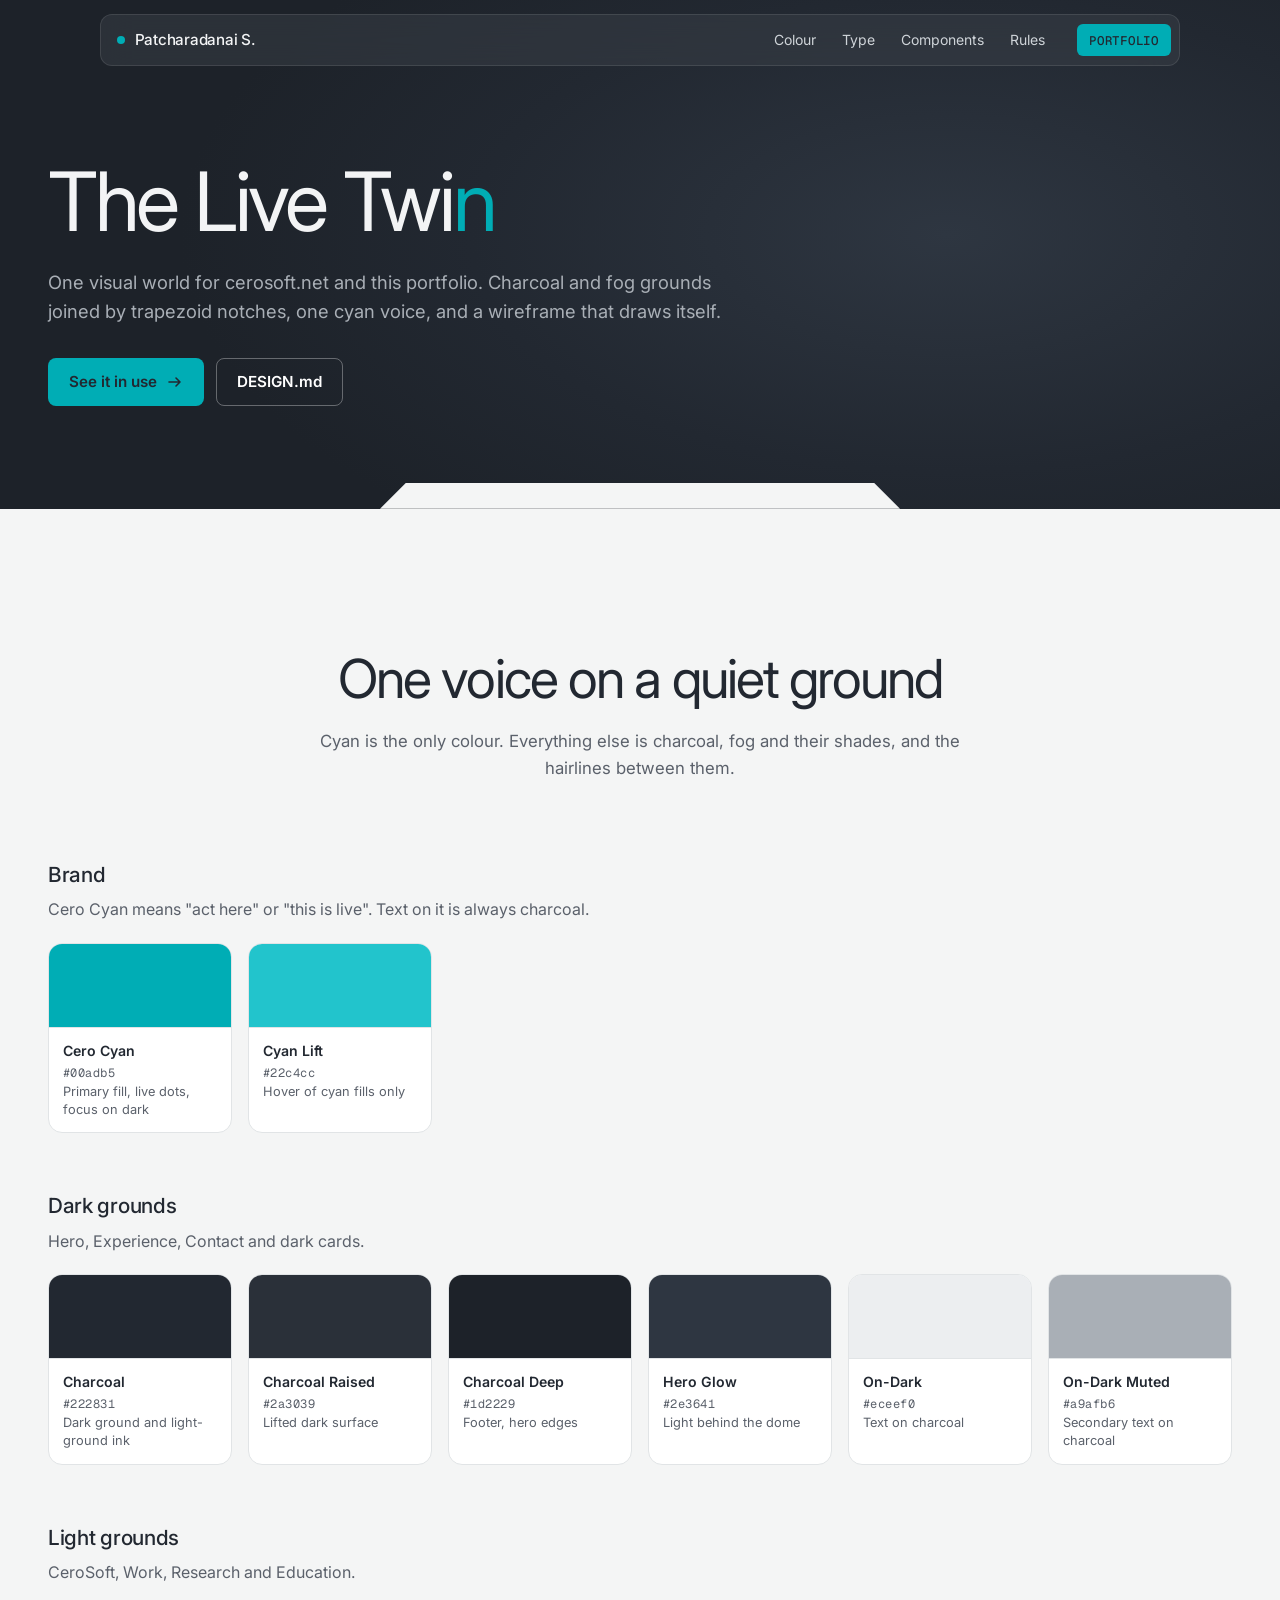
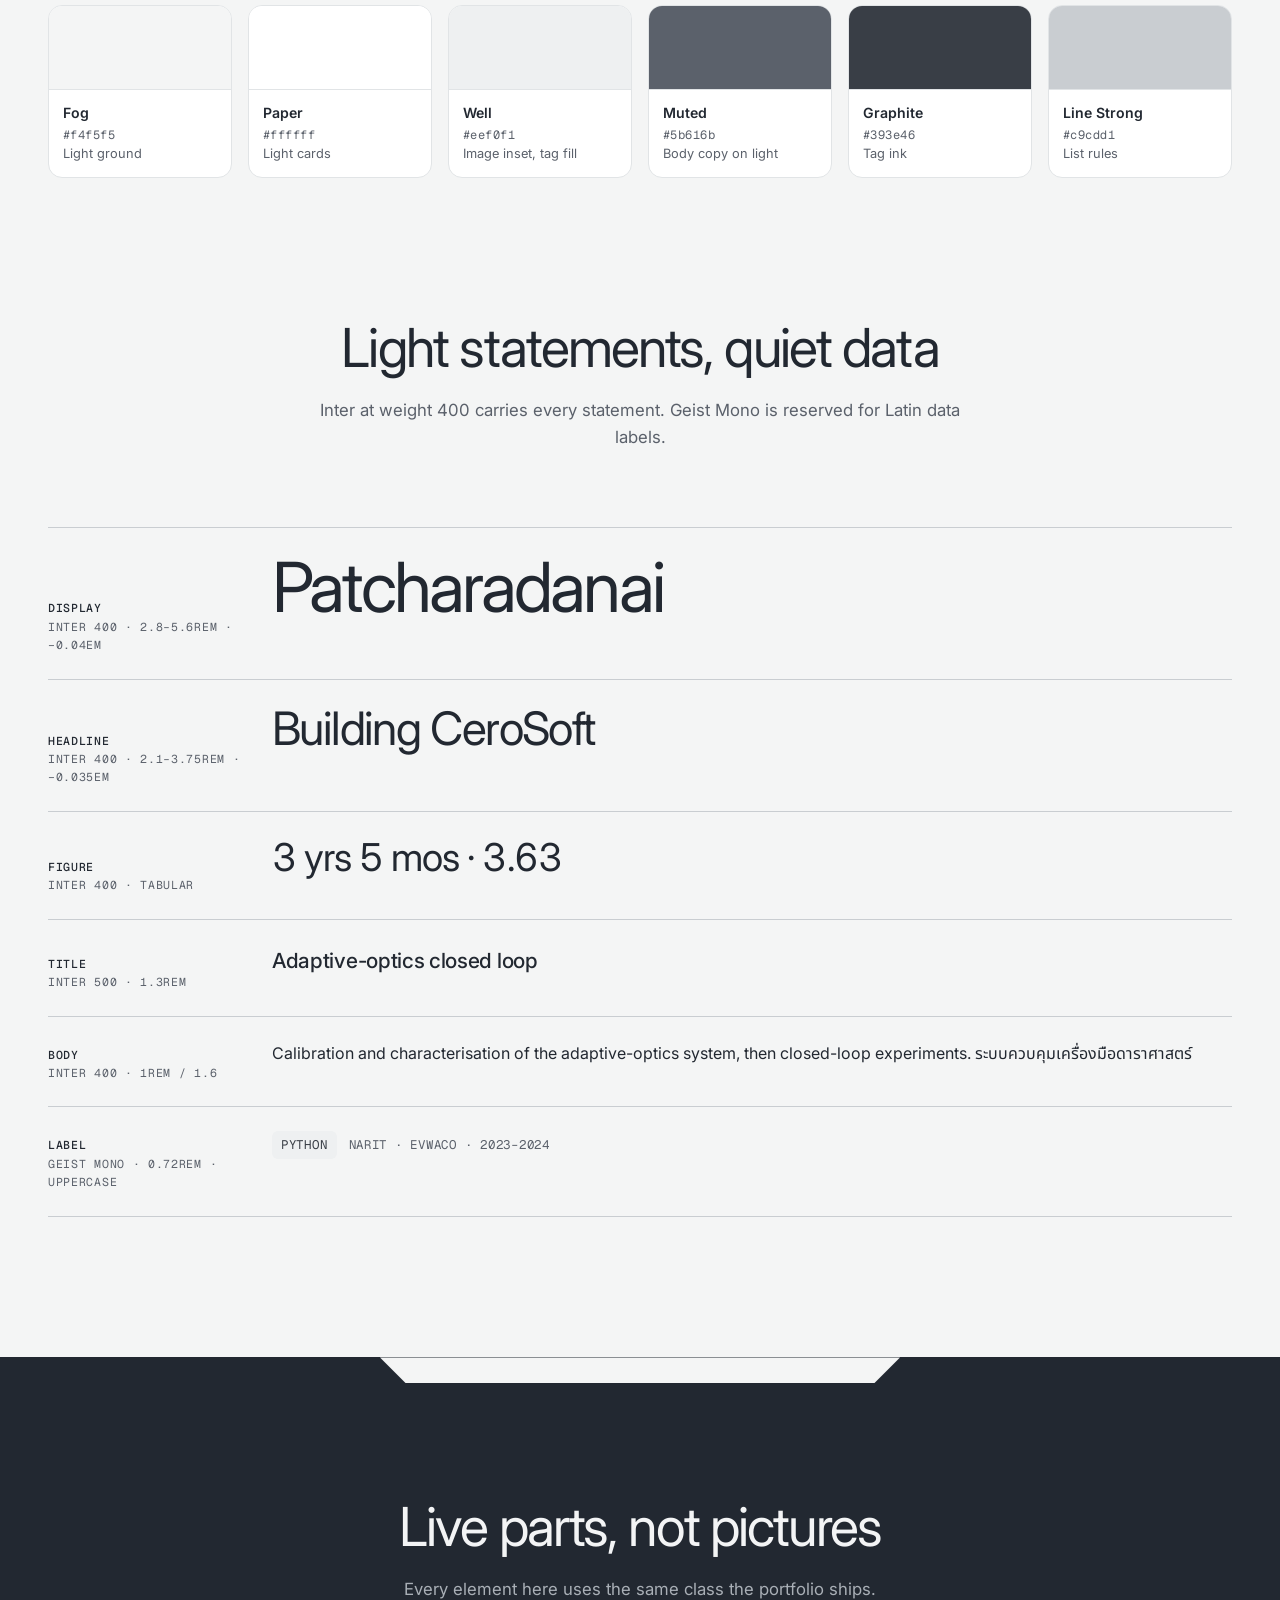
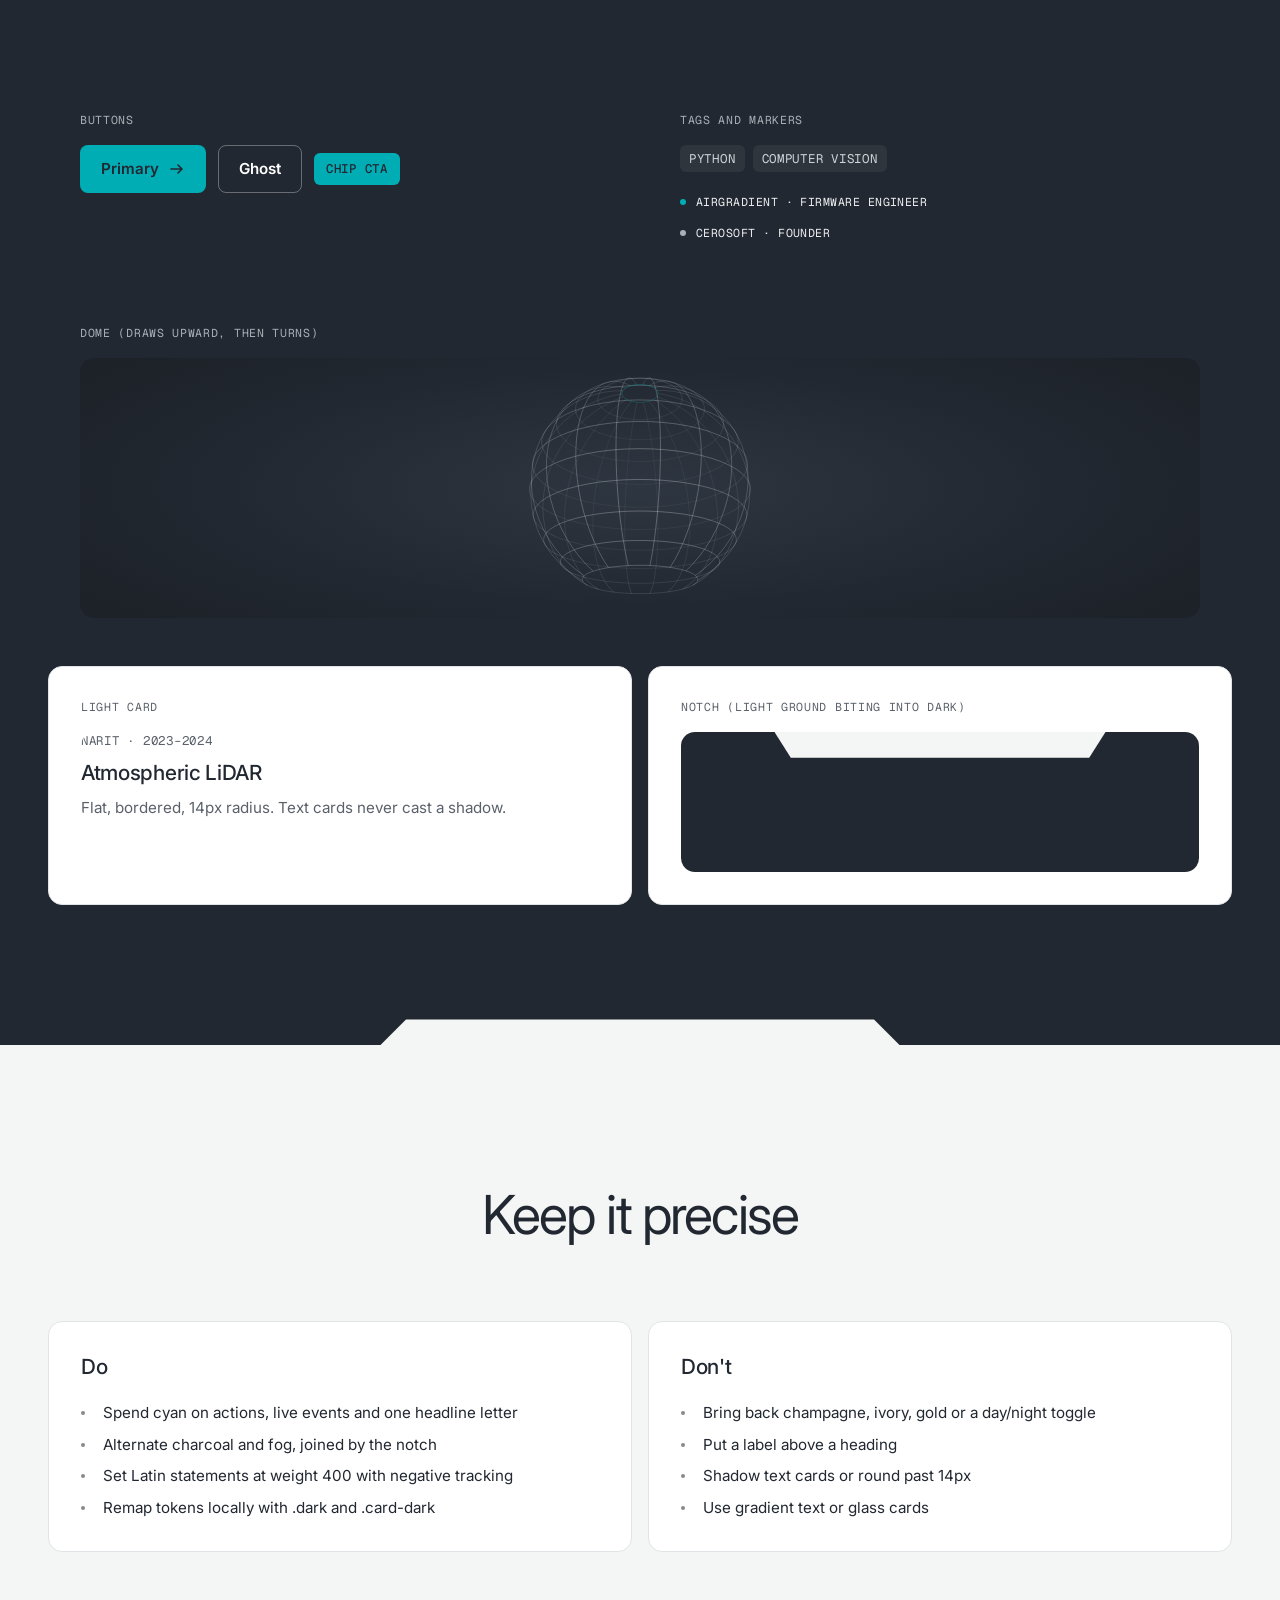
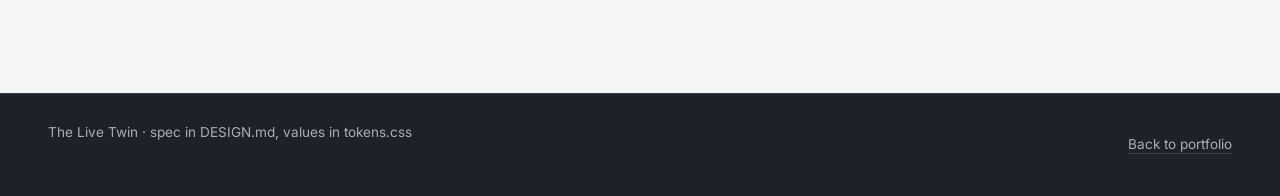
<file: design-system.html>
<!doctype html>
<html lang="en">
<head>
<meta charset="utf-8">
<meta name="viewport" content="width=device-width, initial-scale=1, viewport-fit=cover">
<link rel="icon" href="img/cerosoft-mark.webp">
<title>The Live Twin</title>
<meta name="description" content="The shared design system of cerosoft.net and Patcharadanai Sombatsatien's portfolio.">
<link rel="preconnect" href="https://fonts.googleapis.com">
<link rel="preconnect" href="https://fonts.gstatic.com" crossorigin>
<link rel="stylesheet" href="https://fonts.googleapis.com/css2?family=Inter:wght@400;500;600&family=Geist+Mono:wght@400;500&family=Noto+Sans+Thai:wght@400;500;600&display=swap">
<link rel="stylesheet" href="tokens.css">
<link rel="stylesheet" href="site.css">
<style>
/* Specimen-only layout. Every component below is the real class from site.css. */
.ds-hero { padding: clamp(120px, 14vw, 160px) 0 clamp(72px, 8vw, 112px); background: radial-gradient(ellipse 60% 75% at 74% 46%, var(--hero-glow), var(--charcoal) 62%, var(--charcoal-deep)); }
.ds-hero h1 { font-size: clamp(2.8rem, 6.4vw, 5.6rem); line-height: 1.02; letter-spacing: -0.04em; color: var(--on-dark-heading); }
.ds-hero h1 .last { color: var(--cero-cyan); }
.ds-hero p { margin-top: 24px; max-width: 58ch; color: var(--on-dark-muted); font-size: 1.15rem; }
.ds-links { display: flex; flex-wrap: wrap; gap: 12px; margin-top: 32px; }
.sw-grid { display: grid; grid-template-columns: repeat(auto-fill, minmax(168px, 1fr)); gap: 16px; }
.sw { background: var(--paper); border: 1px solid var(--line); border-radius: var(--r-card); overflow: hidden; }
.sw i { display: block; height: 84px; border-bottom: 1px solid var(--line); }
.sw div { padding: 12px 14px 14px; display: flex; flex-direction: column; gap: 2px; }
.sw b { font-size: .88rem; font-weight: 600; }
.sw code { font: 400 .75rem var(--font-mono); color: var(--muted); letter-spacing: .04em; }
.sw span { font-size: .8rem; line-height: 1.4; color: var(--muted); }
.group { margin-top: 56px; }
.group > h3 { font-size: 1.3rem; font-weight: 500; letter-spacing: -0.015em; margin-bottom: 6px; }
.group > p { color: var(--muted); max-width: 64ch; margin-bottom: 20px; }
.type-list { border-top: 1px solid var(--line-strong); }
.type-row { display: grid; grid-template-columns: 200px minmax(0, 1fr); gap: 24px; padding: 24px 0; border-bottom: 1px solid var(--line-strong); align-items: baseline; }
.type-row .spec { font: 400 .72rem/1.6 var(--font-mono); letter-spacing: .06em; text-transform: uppercase; color: var(--muted); }
.type-row .spec b { display: block; color: var(--charcoal); font-weight: 500; }
@media (max-width: 640px) { .type-row { grid-template-columns: 1fr; gap: 8px; } }
.specimen { display: grid; grid-template-columns: repeat(2, minmax(0, 1fr)); gap: 16px; }
.panel { border-radius: var(--r-card); padding: clamp(24px, 3vw, 32px); display: flex; flex-direction: column; gap: 18px; min-width: 0; }
.panel.on-fog { background: var(--paper); border: 1px solid var(--line); color: var(--charcoal); }
.panel.on-ink { background: var(--charcoal); color: var(--on-dark); }
.panel > h3 { font: 400 .72rem var(--font-mono); letter-spacing: .06em; text-transform: uppercase; color: var(--ink-muted); }
.panel.on-fog > h3 { color: var(--muted); }
.row { display: flex; flex-wrap: wrap; gap: 12px; align-items: center; }
.panel.full { grid-column: 1 / -1; }
.notch-demo { position: relative; height: 140px; background: var(--charcoal); border-radius: var(--r-card); overflow: hidden; }
.notch-demo::before { content: ""; position: absolute; left: 50%; top: 0; transform: translateX(-50%); width: min(520px, 64%); height: 26px; background: var(--fog); clip-path: polygon(0 0, 100% 0, 95% 100%, 5% 100%); }
.dome-demo { height: 260px; background: radial-gradient(ellipse 60% 75% at 50% 50%, var(--hero-glow), var(--charcoal) 62%, var(--charcoal-deep)); border-radius: var(--r-card); overflow: hidden; }
.dome-demo canvas { width: 100%; height: 100%; display: block; }
@media (max-width: 760px) { .specimen { grid-template-columns: 1fr; } }
.rules { display: grid; grid-template-columns: repeat(2, minmax(0, 1fr)); gap: 16px; }
.rules h3 { font-size: 1.3rem; font-weight: 500; }
@media (max-width: 760px) { .rules { grid-template-columns: 1fr; } }
</style>
<script>document.documentElement.className += " js";</script>
</head>
<body>

<nav class="nav" id="nav" aria-label="Main">
  <a class="brand" href="index.html"><span class="live-dot" aria-hidden="true"></span>Patcharadanai S.</a>
  <div class="nav-links">
    <a href="#colour">Colour</a><a href="#type">Type</a><a href="#components">Components</a><a href="#rules">Rules</a>
  </div>
  <a class="chip-cta" href="index.html">Portfolio</a>
</nav>

<header class="ds-hero dark notch-bottom">
  <div class="wrap">
    <h1>The Live Twi<span class="last">n</span></h1>
    <p>One visual world for cerosoft.net and this portfolio. Charcoal and fog grounds joined by trapezoid notches, one cyan voice, and a wireframe that draws itself.</p>
    <div class="ds-links">
      <a class="btn btn-primary" href="index.html">See it in use <svg viewBox="0 0 16 16" fill="none" stroke="currentColor" stroke-width="1.6" stroke-linecap="round" stroke-linejoin="round" aria-hidden="true"><path d="M2 8h11M9 4l4 4-4 4"/></svg></a>
      <a class="btn btn-ghost" href="DESIGN.md">DESIGN.md</a>
    </div>
  </div>
</header>

<main>
<section id="colour" class="section light">
  <div class="wrap">
    <div class="statement-head"><h2>One voice on a quiet ground</h2><p>Cyan is the only colour. Everything else is charcoal, fog and their shades, and the hairlines between them.</p></div>
    <div class="group"><h3>Brand</h3><p>Cero Cyan means "act here" or "this is live". Text on it is always charcoal.</p>
      <div class="sw-grid">
        <div class="sw"><i style="background:#00adb5"></i><div><b>Cero Cyan</b><code>#00adb5</code><span>Primary fill, live dots, focus on dark</span></div></div>
        <div class="sw"><i style="background:#22c4cc"></i><div><b>Cyan Lift</b><code>#22c4cc</code><span>Hover of cyan fills only</span></div></div>
      </div></div>
    <div class="group"><h3>Dark grounds</h3><p>Hero, Experience, Contact and dark cards.</p>
      <div class="sw-grid">
        <div class="sw"><i style="background:#222831"></i><div><b>Charcoal</b><code>#222831</code><span>Dark ground and light-ground ink</span></div></div>
        <div class="sw"><i style="background:#2a3039"></i><div><b>Charcoal Raised</b><code>#2a3039</code><span>Lifted dark surface</span></div></div>
        <div class="sw"><i style="background:#1d2229"></i><div><b>Charcoal Deep</b><code>#1d2229</code><span>Footer, hero edges</span></div></div>
        <div class="sw"><i style="background:#2e3641"></i><div><b>Hero Glow</b><code>#2e3641</code><span>Light behind the dome</span></div></div>
        <div class="sw"><i style="background:#eceef0"></i><div><b>On-Dark</b><code>#eceef0</code><span>Text on charcoal</span></div></div>
        <div class="sw"><i style="background:#a9afb6"></i><div><b>On-Dark Muted</b><code>#a9afb6</code><span>Secondary text on charcoal</span></div></div>
      </div></div>
    <div class="group"><h3>Light grounds</h3><p>CeroSoft, Work, Research and Education.</p>
      <div class="sw-grid">
        <div class="sw"><i style="background:#f4f5f5"></i><div><b>Fog</b><code>#f4f5f5</code><span>Light ground</span></div></div>
        <div class="sw"><i style="background:#ffffff"></i><div><b>Paper</b><code>#ffffff</code><span>Light cards</span></div></div>
        <div class="sw"><i style="background:#eef0f1"></i><div><b>Well</b><code>#eef0f1</code><span>Image inset, tag fill</span></div></div>
        <div class="sw"><i style="background:#5b616b"></i><div><b>Muted</b><code>#5b616b</code><span>Body copy on light</span></div></div>
        <div class="sw"><i style="background:#393e46"></i><div><b>Graphite</b><code>#393e46</code><span>Tag ink</span></div></div>
        <div class="sw"><i style="background:#c9cdd1"></i><div><b>Line Strong</b><code>#c9cdd1</code><span>List rules</span></div></div>
      </div></div>
  </div>
</section>

<section id="type" class="section light">
  <div class="wrap">
    <div class="statement-head"><h2>Light statements, quiet data</h2><p>Inter at weight 400 carries every statement. Geist Mono is reserved for Latin data labels.</p></div>
    <div class="type-list">
      <div class="type-row"><div class="spec"><b>Display</b>Inter 400 · 2.8–5.6rem · −0.04em</div><div style="font-size:clamp(2.4rem,5.4vw,4.6rem);line-height:1.02;letter-spacing:-0.04em">Patcharadanai</div></div>
      <div class="type-row"><div class="spec"><b>Headline</b>Inter 400 · 2.1–3.75rem · −0.035em</div><div style="font-size:clamp(1.9rem,3.6vw,3rem);line-height:1.08;letter-spacing:-0.035em">Building CeroSoft</div></div>
      <div class="type-row"><div class="spec"><b>Figure</b>Inter 400 · tabular</div><div style="font-size:2.4rem;line-height:1.1;letter-spacing:-0.035em;font-variant-numeric:tabular-nums">3 yrs 5 mos · 3.63</div></div>
      <div class="type-row"><div class="spec"><b>Title</b>Inter 500 · 1.3rem</div><div style="font-size:1.3rem;font-weight:500;letter-spacing:-0.015em">Adaptive-optics closed loop</div></div>
      <div class="type-row"><div class="spec"><b>Body</b>Inter 400 · 1rem / 1.6</div><p>Calibration and characterisation of the adaptive-optics system, then closed-loop experiments. ระบบควบคุมเครื่องมือดาราศาสตร์</p></div>
      <div class="type-row"><div class="spec"><b>Label</b>Geist Mono · 0.72rem · uppercase</div><div class="row"><span class="tag">Python</span><span class="meta">NARIT · EvWaCo · 2023–2024</span></div></div>
    </div>
  </div>
</section>

<section id="components" class="section dark notch-top notch-bottom">
  <div class="wrap">
    <div class="statement-head"><h2>Live parts, not pictures</h2><p>Every element here uses the same class the portfolio ships.</p></div>
    <div class="specimen">
      <div class="panel on-ink"><h3>Buttons</h3>
        <div class="row"><a class="btn btn-primary" href="#components">Primary <svg viewBox="0 0 16 16" fill="none" stroke="currentColor" stroke-width="1.6" stroke-linecap="round" stroke-linejoin="round" aria-hidden="true"><path d="M2 8h11M9 4l4 4-4 4"/></svg></a><a class="btn btn-ghost" href="#components">Ghost</a><a class="chip-cta" href="#components">Chip CTA</a></div></div>
      <div class="panel on-ink"><h3>Tags and markers</h3>
        <div class="focus"><span class="tag">Python</span><span class="tag">Computer vision</span></div>
        <ul class="markers"><li class="marker live"><span class="live-dot" aria-hidden="true"></span>AirGradient · Firmware Engineer</li><li class="marker"><span class="live-dot" aria-hidden="true"></span>CeroSoft · Founder</li></ul></div>
      <div class="panel on-ink full"><h3>Dome (draws upward, then turns)</h3><div class="dome-demo"><canvas id="dome"></canvas></div></div>
      <div class="panel on-fog"><h3>Light card</h3>
        <article class="card" style="border:0"><div class="card-body" style="padding:0"><div class="meta">NARIT · 2023–2024</div><h3>Atmospheric LiDAR</h3><p>Flat, bordered, 14px radius. Text cards never cast a shadow.</p></div></article></div>
      <div class="panel on-fog"><h3>Notch (light ground biting into dark)</h3><div class="notch-demo"></div></div>
    </div>
  </div>
</section>

<section id="rules" class="section light">
  <div class="wrap">
    <div class="statement-head"><h2>Keep it precise</h2></div>
    <div class="rules">
      <div class="panel on-fog"><h3 style="font-size:1.3rem;font-weight:500;letter-spacing:-0.015em;font-family:var(--font-sans);text-transform:none;color:var(--charcoal)">Do</h3><ul class="role">
        <li>Spend cyan on actions, live events and one headline letter</li>
        <li>Alternate charcoal and fog, joined by the notch</li>
        <li>Set Latin statements at weight 400 with negative tracking</li>
        <li>Remap tokens locally with .dark and .card-dark</li></ul></div>
      <div class="panel on-fog"><h3 style="font-size:1.3rem;font-weight:500;letter-spacing:-0.015em;font-family:var(--font-sans);text-transform:none;color:var(--charcoal)">Don't</h3><ul class="role">
        <li>Bring back champagne, ivory, gold or a day/night toggle</li>
        <li>Put a label above a heading</li>
        <li>Shadow text cards or round past 14px</li>
        <li>Use gradient text or glass cards</li></ul></div>
    </div>
  </div>
</section>
</main>

<footer><div class="wrap"><span>The Live Twin · spec in DESIGN.md, values in tokens.css</span><a href="index.html">Back to portfolio</a></div></footer>

<script>
(function () {
  var nav = document.getElementById('nav');
  function onScroll() { nav.classList.toggle('solid', window.scrollY > 280); }
  window.addEventListener('scroll', onScroll, { passive: true }); onScroll();

  var cv = document.getElementById('dome'); if (!cv || !cv.getContext) return;
  var reduce = window.matchMedia('(prefers-reduced-motion: reduce)').matches;
  var ctx = cv.getContext('2d'), W = 0, H = 0, start = performance.now(), D = Math.PI / 180, raf = 0, visible = true;
  function ease(t) { return 1 - Math.pow(1 - t, 3); }
  function pt(phi, lam, ry, tilt, rad) {
    var cp = Math.cos(phi), x = cp * Math.cos(lam) * rad, y = Math.sin(phi) * rad, z = cp * Math.sin(lam) * rad;
    var x1 = x * Math.cos(ry) + z * Math.sin(ry), z1 = -x * Math.sin(ry) + z * Math.cos(ry);
    return { x: x1, y: y * Math.cos(tilt) - z1 * Math.sin(tilt), z: y * Math.sin(tilt) + z1 * Math.cos(tilt) };
  }
  function resize() { var dpr = Math.min(window.devicePixelRatio || 1, 2); W = cv.clientWidth; H = cv.clientHeight; cv.width = W * dpr; cv.height = H * dpr; ctx.setTransform(dpr, 0, 0, dpr, 0, 0); frame(performance.now()); }
  function frame(now) {
    var t = reduce ? 6000 : now - start; ctx.clearRect(0, 0, W, H);
    var R = Math.min(W * 0.3, H * 0.42), cx = W * 0.5, cy = H * 0.5, p = Math.min(1, t / 2800), thr = -60 + 145 * ease(p), ry = 0.9 + (reduce ? 0 : t * 0.00007), tilt = -0.38;
    function map(q) { var s = 1 / (1 - q.z * 0.16); return { x: cx + R * q.x * s, y: cy - R * q.y * s, z: q.z }; }
    function seg(a, b, rgb, m) { var z = (a.z + b.z) / 2, al = (0.07 + 0.3 * Math.pow((z + 1) / 2, 1.5)) * m; ctx.strokeStyle = 'rgba(' + rgb + ',' + al.toFixed(3) + ')'; ctx.beginPath(); ctx.moveTo(a.x, a.y); ctx.lineTo(b.x, b.y); ctx.stroke(); }
    ctx.lineWidth = 0.8; var lead = -999;
    for (var la = -60; la <= 80; la += 14) { if (la <= thr) lead = la; }
    for (var lat = -60; lat <= 80; lat += 14) { if (lat > thr) break; var pv = null, lead_ = (p < 1 && lat === lead);
      for (var lo = 0; lo <= 360; lo += 6) { var q = map(pt(lat * D, lo * D, ry, tilt, 1)); if (pv) seg(pv, q, lead_ ? '0,173,181' : '230,232,234', lead_ ? 3 : 1); pv = q; } }
    for (var lon = 0; lon < 360; lon += 20) { var pp = null; for (var ph = -60; ph <= 80; ph += 5) { if (ph > thr) break; var q2 = map(pt(ph * D, lon * D, ry, tilt, 1)); if (pp) seg(pp, q2, '230,232,234', 1); pp = q2; } }
    var fade = Math.min(1, Math.max(0, (t - 2800) / 900));
    if (fade > 0) { var rp = null; for (var a = 0; a <= 360; a += 5) { var rq = map(pt(0, a * D, 0.3, 0.55, 1.32)); if (rp) seg(rp, rq, '0,173,181', 2.2 * fade); rp = rq; }
      var m = map(pt(0, (t * 0.0005) % 6.2832, 0.3, 0.55, 1.32)); ctx.fillStyle = 'rgba(0,173,181,' + (0.95 * fade).toFixed(2) + ')'; ctx.beginPath(); ctx.arc(m.x, m.y, 3.2, 0, 6.2832); ctx.fill(); }
  }
  function loop(now) { frame(now); raf = visible && !document.hidden ? requestAnimationFrame(loop) : 0; }
  function kick() { if (!raf && !reduce) raf = requestAnimationFrame(loop); }
  window.addEventListener('resize', resize); document.addEventListener('visibilitychange', kick);
  if ('IntersectionObserver' in window) new IntersectionObserver(function (en) { visible = en[0].isIntersecting; kick(); }).observe(cv);
  resize(); kick();
})();
</script>
</body>
</html>
</file>
<file: tokens.css>
/* The Live Twin — shared tokens for cerosoft.net and the portfolio.
   Charcoal and fog grounds, one cyan voice. Values mirror CeroSoft's DESIGN.md (The Live Twin);
   the portfolio adds no colours of its own. Spec: DESIGN.md */
:root {
  /* brand and neutrals */
  --cero-cyan: #00adb5;
  --cero-cyan-hover: #22c4cc;
  --charcoal: #222831;
  --charcoal-raised: #2a3039;
  --charcoal-deep: #1d2229;
  --hero-glow: #2e3641;
  --device-black: #10141a;
  --graphite: #393e46;
  --fog: #f4f5f5;
  --paper: #ffffff;
  --well: #eef0f1;
  --muted: #5b616b;
  --line: #e1e4e6;
  --line-strong: #c9cdd1;
  --on-dark: #eceef0;
  --on-dark-heading: #f3f4f5;
  --on-dark-muted: #a9afb6;
  --on-dark-line: rgba(236, 238, 240, .14);

  /* semantic roles — light ground by default; .dark and .card-dark remap them */
  --ink: var(--charcoal);
  --ink-muted: var(--muted);
  --rule: var(--line);
  --rule-strong: var(--line-strong);
  --chip-bg: var(--well);
  --chip-ink: var(--graphite);
  --focus: var(--charcoal);

  --font-sans: "Inter", "Noto Sans Thai", ui-sans-serif, system-ui, -apple-system, "Segoe UI", sans-serif;
  --font-mono: "Geist Mono", ui-monospace, "SFMono-Regular", Menlo, Consolas, monospace;

  --r-hairline: 2px; --r-chip: 6px; --r-button: 8px; --r-well: 10px; --r-capsule: 12px; --r-card: 14px; --r-pill: 999px;
  --gutter: clamp(16px, 4vw, 48px);
  --section: clamp(96px, 11vw, 168px);
  --wrap: 1200px;
  --ease: cubic-bezier(.16, 1, .3, 1);
  --shadow-device: 0 40px 80px -30px rgba(0, 0, 0, .7);
  --shadow-console: 0 30px 60px -36px rgba(34, 40, 49, .45);
  color-scheme: light;
}

.dark, .card-dark {
  --ink: var(--on-dark-heading);
  --ink-muted: var(--on-dark-muted);
  --rule: var(--on-dark-line);
  --rule-strong: var(--on-dark-line);
  --chip-bg: rgba(255, 255, 255, .06);
  --chip-ink: #cfd4d9;
  --focus: var(--cero-cyan);
  color-scheme: dark;
}

/* browser surfaces */
::selection { background: rgba(0, 173, 181, .32); color: inherit; }
html { accent-color: var(--cero-cyan); caret-color: var(--cero-cyan); scrollbar-color: var(--graphite) var(--fog); }
</file>
<file: site.css>
/* The Live Twin, portfolio edition.
   Charcoal hero with a wireframe dome → fog CeroSoft + Work → charcoal Experience → fog Research + Education
   → charcoal Contact. Grounds meet at trapezoid notches. Tokens live in tokens.css. */

* { box-sizing: border-box; }
html { scroll-behavior: smooth; scroll-padding-top: 90px; }
@media (prefers-reduced-motion: reduce) { html { scroll-behavior: auto; } }
body {
  margin: 0; background: var(--fog); color: var(--ink);
  font-family: var(--font-sans); font-size: 1rem; line-height: 1.6;
  -webkit-font-smoothing: antialiased;
}
a { color: inherit; text-decoration-color: var(--cero-cyan); text-underline-offset: 4px; text-decoration-thickness: 1px; }
a:focus-visible, button:focus-visible, summary:focus-visible { outline: 2px solid var(--focus); outline-offset: 3px; border-radius: var(--r-hairline); }
img, video { max-width: 100%; height: auto; display: block; }
h1, h2, h3, h4 { margin: 0; font-weight: 400; text-wrap: balance; }
p { margin: 0; }
ul, ol { margin: 0; }

.wrap { width: min(var(--wrap), calc(100% - 2 * var(--gutter))); margin-inline: auto; position: relative; z-index: 1; }
.section { position: relative; padding-block: var(--section); }
.light { background: var(--fog); color: var(--ink); }
.light + .light { padding-top: 0; }
.dark { position: relative; background: var(--charcoal); color: var(--on-dark); }

/* trapezoid notch: a shallow tab of the light ground biting into a dark edge */
.notch-top::before, .notch-bottom::after {
  content: ""; position: absolute; left: 50%; transform: translateX(-50%); z-index: 2;
  width: min(520px, 64%); height: 26px; background: var(--fog);
}
.notch-top::before { top: 0; clip-path: polygon(0 0, 100% 0, 95% 100%, 5% 100%); }
.notch-bottom::after { bottom: 0; clip-path: polygon(5% 0, 95% 0, 100% 100%, 0 100%); }
@media (max-width: 640px) { .notch-top::before, .notch-bottom::after { height: 18px; } }

/* dark notched card: one 26px clipped corner */
.card-dark {
  background: var(--charcoal); color: var(--on-dark);
  border-radius: var(--r-card) 0 var(--r-card) var(--r-card);
  clip-path: polygon(0 0, calc(100% - 26px) 0, 100% 26px, 100% 100%, 0 100%);
}

/* ---------- type ---------- */
.statement-head { display: flex; flex-direction: column; align-items: center; text-align: center; gap: 20px; max-width: 900px; margin: 0 auto clamp(48px, 6vw, 80px); }
.statement-head h2 { font-size: clamp(2.1rem, 4.2vw, 3.75rem); line-height: 1.08; letter-spacing: -0.035em; color: var(--ink); }
.statement-head p { color: var(--ink-muted); max-width: 60ch; font-size: 1.05rem; }
.label, .meta, .when, .tag { font-family: var(--font-mono); font-size: .78rem; line-height: 1.4; letter-spacing: .06em; text-transform: uppercase; font-variant-numeric: tabular-nums; }
.meta { color: var(--ink-muted); }

/* ---------- nav capsule ---------- */
.nav {
  position: fixed; top: max(14px, env(safe-area-inset-top, 0px)); left: 50%; transform: translateX(-50%); z-index: 50;
  width: min(1080px, calc(100% - 2 * var(--gutter))); height: 52px;
  display: flex; align-items: center; gap: 20px; padding: 0 8px 0 16px;
  background: rgba(58, 64, 72, .5); color: var(--on-dark);
  border: 1px solid rgba(255, 255, 255, .1); border-radius: var(--r-capsule);
  backdrop-filter: blur(16px); -webkit-backdrop-filter: blur(16px);
  transition: background .2s var(--ease);
  --focus: var(--cero-cyan);
}
.nav.solid, .nav.open { background: rgba(28, 33, 40, .92); }
.brand { display: inline-flex; align-items: center; gap: 10px; min-height: 44px; font-weight: 500; font-size: .95rem; letter-spacing: -0.015em; text-decoration: none; white-space: nowrap; color: var(--on-dark-heading); }
.live-dot { position: relative; width: 8px; height: 8px; border-radius: 50%; background: var(--cero-cyan); flex: none; }
.live-dot::after { content: ""; position: absolute; inset: -4px; border-radius: 50%; border: 1px solid var(--cero-cyan); opacity: 0; animation: pulse 2.6s var(--ease) infinite; }
@keyframes pulse { 0% { transform: scale(.5); opacity: .8; } 70%, 100% { transform: scale(1.5); opacity: 0; } }
.nav-links { display: flex; gap: 2px; margin-left: auto; }
.nav-links a { padding: 6px 12px; border-radius: var(--r-chip); font-size: .875rem; color: #cfd4d9; text-decoration: none; transition: background .2s, color .2s; }
.nav-links a:hover, .nav-links a[aria-current] { background: rgba(255, 255, 255, .08); color: #fff; }
.chip-cta { display: inline-flex; align-items: center; height: 32px; padding: 0 12px; border-radius: var(--r-chip); background: var(--cero-cyan); color: var(--charcoal); font: 500 .78rem var(--font-mono); letter-spacing: .06em; text-transform: uppercase; text-decoration: none; transition: background .2s; }
.chip-cta:hover { background: var(--cero-cyan-hover); }
.menu-btn { display: none; width: 44px; height: 44px; margin-left: auto; place-items: center; background: none; border: 1px solid rgba(255, 255, 255, .18); border-radius: var(--r-chip); color: #fff; cursor: pointer; }
.sheet { display: none; position: absolute; left: 0; right: 0; top: calc(100% + 8px); flex-direction: column; background: rgba(28, 33, 40, .97); border: 1px solid rgba(255, 255, 255, .1); border-radius: var(--r-capsule); padding: 6px; }
.nav.open .sheet { display: flex; }
.sheet a { padding: 14px 14px; border-radius: var(--r-chip); text-decoration: none; color: var(--on-dark); }
.sheet a[aria-current] { background: rgba(255, 255, 255, .08); }
.sheet a:last-child { background: var(--cero-cyan); color: var(--charcoal); font-weight: 600; }
@media (max-width: 860px) {
  .nav-links, .nav > .chip-cta { display: none; }
  .menu-btn { display: grid; }
}

/* ---------- buttons ---------- */
.btn {
  display: inline-flex; align-items: center; gap: 10px; height: 48px; padding: 0 20px;
  border-radius: var(--r-button); border: 1px solid transparent; cursor: pointer;
  font: 600 .95rem/1.2 var(--font-sans); text-decoration: none;
  transition: background .25s, border-color .25s, color .25s;
}
.btn svg { width: 16px; height: 16px; transition: transform .35s var(--ease); }
.btn:hover svg { transform: translateX(3px); }
.btn-primary { background: var(--cero-cyan); color: var(--charcoal); }
.btn-primary:hover { background: var(--cero-cyan-hover); }
.btn-ghost { background: transparent; color: #fff; border-color: rgba(255, 255, 255, .32); }
.btn-ghost:hover { border-color: #fff; background: rgba(255, 255, 255, .06); }
.btn-outline { background: transparent; color: var(--charcoal); border-color: var(--charcoal); }
.btn-outline:hover { background: var(--charcoal); color: #fff; }

/* ---------- hero ---------- */
/* Name and statement on the left, the portrait on the right with the dome turning quietly behind it.
   Restraint is the point: one accent letter, one primary action, and motion that settles once. */
.hero {
  padding: clamp(116px, 14vw, 156px) 0 0; overflow: hidden;
  background: radial-gradient(ellipse 60% 75% at 74% 46%, var(--hero-glow), var(--charcoal) 62%, var(--charcoal-deep));
}
.hero-stage { position: absolute; inset: 0; pointer-events: none; opacity: .72; -webkit-mask-image: linear-gradient(to bottom, #000 70%, transparent 96%); mask-image: linear-gradient(to bottom, #000 70%, transparent 96%); }
#dome { width: 100%; height: 100%; display: block; }
.hero-grid { position: relative; z-index: 1; display: grid; grid-template-columns: minmax(0, 1.15fr) minmax(0, .85fr); gap: clamp(32px, 6vw, 96px); align-items: center; padding-bottom: clamp(56px, 6vw, 88px); }
.hero-text { display: flex; flex-direction: column; align-items: flex-start; gap: 22px; min-width: 0; }
.hero h1 { font-size: clamp(2.5rem, 5.2vw, 4.5rem); line-height: 1.04; letter-spacing: -0.035em; color: var(--on-dark-heading); min-width: 0; }
.hero h1 .line { display: block; white-space: nowrap; overflow: hidden; padding-bottom: .1em; margin-bottom: -.1em; }
.hero h1 .ch { display: inline-block; transition: transform 1.1s var(--ease) var(--cd, 0s); }
.hero h1.pre .ch { transform: translateY(112%); transition: none; }
.hero h1 .last { color: var(--cero-cyan); }
.nick { color: var(--on-dark-muted); font-size: 1.15rem; letter-spacing: -0.015em; margin-top: -6px; }
.lede { font-size: clamp(1.02rem, 1.25vw, 1.12rem); line-height: 1.65; max-width: 38em; color: var(--on-dark-muted); }
.focus { display: flex; flex-wrap: wrap; gap: 8px; }
.tag { padding: 5px 9px; border-radius: var(--r-chip); background: var(--chip-bg); color: var(--chip-ink); white-space: nowrap; }
.cta { display: flex; flex-wrap: wrap; gap: 12px; margin-top: 6px; }
.js .rise { animation: rise .9s var(--ease) both; animation-delay: var(--d, 0s); }
@keyframes rise { from { opacity: 0; transform: translateY(14px); } to { opacity: 1; transform: none; } }
@media (prefers-reduced-motion: reduce) { .js .rise { animation: none; } .live-dot::after { animation: none; } .hero h1 .ch { transition: none; } }

.hero-figure { position: relative; display: flex; flex-direction: column; align-items: center; gap: 20px; }
.frame { position: relative; width: min(280px, 70%); }
.portrait { width: 100%; aspect-ratio: 928 / 1120; margin: 0; overflow: hidden; background: var(--charcoal-raised); box-shadow: var(--shadow-device); position: relative; }
.portrait img { width: 100%; height: 100%; object-fit: cover; object-position: 50% 30%; transform: scale(1.06); transform-origin: 50% 30%; filter: saturate(.86) contrast(1.06) brightness(.97); }
/* stage light on the blue backdrop: a pool of light behind the head, falling off into the corners,
   and the suit dissolving into the stage at the bottom so the photo stops reading as a printed ID card */
.portrait::after {
  content: ""; position: absolute; inset: 0; pointer-events: none;
  background:
    radial-gradient(ellipse 78% 62% at 50% 34%, transparent 46%, rgba(29, 34, 41, .5) 100%),
    linear-gradient(to bottom, transparent 62%, rgba(29, 34, 41, .55) 84%, var(--charcoal-deep) 100%),
    linear-gradient(115deg, rgba(0, 173, 181, .14), transparent 42%);
}
.markers { list-style: none; margin: 0; padding: 0; display: flex; flex-direction: column; gap: 6px; align-items: flex-start; width: min(280px, 70%); }
.marker { display: inline-flex; align-items: center; gap: 10px; padding: 4px 0; font: 400 .72rem/1.4 var(--font-mono); letter-spacing: .04em; text-transform: uppercase; color: var(--on-dark); }
.marker .live-dot { width: 6px; height: 6px; }
.marker:not(.live) .live-dot { background: var(--on-dark-muted); }
.marker:not(.live) .live-dot::after { display: none; }
.former { font-size: .85rem; color: var(--on-dark-muted); width: min(280px, 70%); }

.stats { display: grid; grid-template-columns: repeat(4, minmax(0, 1fr)); border-top: 1px solid var(--on-dark-line); padding-bottom: 64px; }
.stat { padding: 28px 24px 0 0; display: flex; flex-direction: column; gap: 6px; }
.stat + .stat { padding-left: 24px; border-left: 1px solid var(--on-dark-line); }
.stat b { font-weight: 400; font-size: clamp(1.9rem, 3vw, 2.6rem); line-height: 1.1; letter-spacing: -0.035em; font-variant-numeric: tabular-nums; color: var(--on-dark-heading); }
.stat span { font-size: .85rem; line-height: 1.5; color: var(--on-dark-muted); }

@media (max-width: 1000px) {
  .hero-grid { grid-template-columns: 1fr; }
  .hero-figure { align-items: flex-start; }
  .frame, .markers, .former { width: min(240px, 64%); }
  .stats { grid-template-columns: repeat(2, minmax(0, 1fr)); }
  .stat:nth-child(3) { padding-left: 0; border-left: 0; }
  .stat:nth-child(n+3) { border-top: 1px solid var(--on-dark-line); margin-top: 28px; }
  .stat:nth-child(n+3) { padding-top: 28px; }
}
@media (max-width: 640px) { .cta .btn { width: 100%; justify-content: space-between; } .cta { width: 100%; } }

/* ---------- CeroSoft venture ---------- */
.venture { padding: clamp(28px, 3.5vw, 44px); display: grid; grid-template-columns: minmax(0, 6fr) minmax(0, 6fr); gap: clamp(32px, 5vw, 64px); }
.venture-id { display: flex; align-items: center; gap: 16px; }
.venture-id img { width: 56px; height: 56px; }
.venture-name { font-size: 1.9rem; line-height: 1.1; letter-spacing: -0.03em; font-weight: 400; margin: 0; }
.venture-id a { display: inline-block; padding-block: 14px; font: 400 .85rem var(--font-mono); letter-spacing: .04em; color: var(--on-dark-muted); }
.venture-text { display: flex; flex-direction: column; gap: 20px; min-width: 0; }
.venture-text > p { color: var(--on-dark-muted); }
.product { border-top: 1px solid var(--rule); padding-top: 22px; display: flex; flex-direction: column; gap: 10px; }
.product h3 { font-size: 1.3rem; font-weight: 500; line-height: 1.3; letter-spacing: -0.015em; }
.product p { color: var(--ink-muted); font-size: .95rem; }
.screens { margin: 0; display: grid; grid-template-columns: 1fr 1fr; gap: 14px; align-content: start; min-width: 0; }
.screens img { border-radius: var(--r-well); width: 100%; background: var(--device-black); }
.screens .desk { grid-column: 1 / -1; border: 1px solid var(--on-dark-line); box-shadow: var(--shadow-device); }
.screens .phone { aspect-ratio: 9 / 16; object-fit: cover; object-position: top; border: 6px solid var(--device-black); border-radius: 22px; box-shadow: var(--shadow-device); }
.screens figcaption { grid-column: 1 / -1; font: 400 .85rem/1.5 var(--font-sans); color: var(--on-dark-muted); }
@media (max-width: 1000px) { .venture { grid-template-columns: 1fr; } }

.role { list-style: none; padding: 0; display: flex; flex-direction: column; gap: 8px; font-size: .95rem; line-height: 1.55; margin-top: 4px; }
.role li { display: grid; grid-template-columns: 12px minmax(0, 1fr); gap: 10px; }
.role li::before { content: ""; width: 4px; height: 4px; border-radius: 50%; background: currentColor; opacity: .55; margin-top: 10px; }

/* ---------- thesis feature ---------- */
.feature { margin-bottom: 16px; padding: clamp(28px, 3.5vw, 44px); display: grid; grid-template-columns: minmax(0, 5fr) minmax(0, 7fr); gap: clamp(32px, 5vw, 64px); background: linear-gradient(180deg, var(--charcoal-raised), var(--charcoal)); border: 1px solid var(--on-dark-line); }
.feature h3 { font-size: clamp(1.75rem, 2.8vw, 2.5rem); line-height: 1.15; letter-spacing: -0.03em; margin-bottom: 14px; }
.feature .meta { display: block; margin-bottom: 20px; }
.feature p { color: var(--on-dark-muted); }
.pipeline { list-style: none; padding: 24px 0 0; margin: 26px 0 0; display: flex; flex-direction: column; gap: 16px; border-top: 1px solid var(--on-dark-line); }
.pipeline li { display: grid; grid-template-columns: 30px minmax(0, 1fr); gap: 14px; align-items: start; }
.pipeline .n { width: 30px; height: 30px; border-radius: 50%; border: 1px solid var(--cero-cyan); display: grid; place-items: center; font: 400 .78rem var(--font-mono); color: var(--on-dark); }
.pipeline b { display: block; font-weight: 500; color: var(--on-dark-heading); }
.pipeline span { font-size: .9rem; color: var(--on-dark-muted); line-height: 1.5; }
.results { display: flex; flex-direction: column; gap: 10px; min-width: 0; align-self: center; }
.results img { border-radius: var(--r-well); width: 100%; border: 1px solid var(--on-dark-line); }
.results-key { display: grid; grid-template-columns: repeat(4, 1fr); font: 400 .75rem/1.4 var(--font-mono); letter-spacing: .06em; text-transform: uppercase; text-align: center; color: var(--on-dark-muted); }
.results-key span:last-child { color: var(--on-dark-heading); }
.results-key span:last-child::before { content: ""; display: inline-block; width: 6px; height: 6px; margin-right: 6px; border-radius: 50%; background: var(--cero-cyan); }
@media (max-width: 1000px) { .feature { grid-template-columns: 1fr; } }

/* ---------- project cards (light) ---------- */
.grid { display: grid; grid-template-columns: repeat(2, minmax(0, 1fr)); gap: 16px; }
.card { background: var(--paper); border: 1px solid var(--line); border-radius: var(--r-card); overflow: hidden; display: flex; flex-direction: column; min-width: 0; color: var(--charcoal); }
.media { aspect-ratio: 16 / 9; background: var(--well); overflow: hidden; display: grid; }
.media.split { grid-template-columns: 1fr 1fr; gap: 1px; background: var(--line); }
.media img, .media video { width: 100%; height: 100%; object-fit: cover; }
.media img.fit { object-fit: contain; padding: 12px; background: var(--well); }
.card-body { padding: clamp(24px, 3vw, 32px); display: flex; flex-direction: column; gap: 10px; flex: 1 0 auto; }
.card h3 { font-size: 1.3rem; font-weight: 500; line-height: 1.3; letter-spacing: -0.015em; }
.card p { color: var(--muted); font-size: .95rem; }
.card .meta { color: var(--muted); }
.card .org { color: var(--muted); }
.sub { margin-top: 6px; display: flex; flex-direction: column; gap: 4px; }
.sub + .sub { padding-top: 14px; border-top: 1px solid var(--line); }
.sub h4 { font: 600 .95rem var(--font-sans); }
.wide { grid-column: 1 / -1; }
@media (max-width: 760px) { .grid { grid-template-columns: 1fr; } }

.auto { display: grid; grid-template-columns: repeat(4, minmax(0, 1fr)); gap: 1px; background: var(--line); border-top: 1px solid var(--line); }
.auto figure { margin: 0; background: var(--paper); display: flex; flex-direction: column; }
.auto .pic { aspect-ratio: 4 / 3; display: grid; place-items: center; padding: 14px; background: var(--well); overflow: hidden; }
.auto .pic img { width: 100%; height: 100%; object-fit: contain; }
.dg { width: 100%; height: 100%; display: block; color: var(--charcoal); overflow: visible; }
.dg-ln path { fill: none; stroke: var(--graphite); stroke-width: 1.4; stroke-linecap: round; marker-end: url(#dg-ah); color: var(--graphite); }
.dg-ln path.two { marker-start: url(#dg-ah); }
.dg-t { font: 500 13px var(--font-sans); fill: var(--charcoal); }
.dg-m { font: 400 11px var(--font-mono); letter-spacing: .06em; text-transform: uppercase; fill: var(--muted); }
.dg-t.on { fill: var(--on-dark-heading); }
.dg-m.on { fill: var(--on-dark-muted); }
.auto figcaption { padding: 16px 18px 20px; flex: 1; display: flex; flex-direction: column; gap: 4px; }
.auto figcaption b { font-size: .95rem; line-height: 1.4; font-weight: 600; }
.auto figcaption span { font-size: .88rem; line-height: 1.5; color: var(--muted); }
@media (max-width: 860px) { .auto { grid-template-columns: repeat(2, minmax(0, 1fr)); } }
@media (max-width: 480px) { .auto { grid-template-columns: 1fr; } }

/* ---------- experience (dark) ---------- */
.timeline { list-style: none; padding: 0; display: flex; flex-direction: column; border-top: 1px solid var(--rule); }
.timeline > li { display: grid; grid-template-columns: 200px minmax(0, 1fr); gap: clamp(24px, 4vw, 56px); padding: 36px 0; border-bottom: 1px solid var(--rule); }
.timeline .role { max-width: 72ch; }
.when { color: var(--on-dark-muted); display: flex; flex-direction: column; align-items: flex-start; gap: 6px; }
.when b { font-weight: 400; color: var(--on-dark-heading); }
.logo-tile { display: grid; place-items: center; width: 96px; height: 56px; padding: 8px; margin-bottom: 10px; background: #fff; border-radius: var(--r-chip); }
.logo-tile img { max-width: 78px; max-height: 38px; width: auto; height: auto; object-fit: contain; }
.what { display: flex; flex-direction: column; gap: 10px; min-width: 0; }
.what h3 { font-size: clamp(1.5rem, 2.2vw, 1.9rem); line-height: 1.2; letter-spacing: -0.03em; color: var(--on-dark-heading); }
.what .org { color: var(--on-dark-muted); }
.what p { color: var(--on-dark); max-width: 62ch; }
.what .focus { margin-top: 6px; }
@media (max-width: 760px) { .timeline > li { grid-template-columns: 1fr; gap: 16px; } }

/* ---------- publications (light) ---------- */
.pubs { list-style: none; padding: 0; border-top: 1px solid var(--line-strong); }
.pubs li { display: grid; grid-template-columns: 96px minmax(0, 1fr); gap: 24px; padding: 26px 0; border-bottom: 1px solid var(--line-strong); }
.pubs .yr { font-size: 1.6rem; line-height: 1.3; letter-spacing: -0.035em; font-variant-numeric: tabular-nums; color: var(--charcoal); }
.pubs b { display: block; font-weight: 500; font-size: 1.1rem; line-height: 1.4; letter-spacing: -0.015em; }
.pubs i { font-style: normal; font-size: .9rem; color: var(--muted); }
@media (max-width: 520px) { .pubs li { grid-template-columns: 1fr; gap: 4px; } }

/* ---------- education (light) ---------- */
.edu { display: grid; grid-template-columns: repeat(2, minmax(0, 1fr)); gap: 16px; }
.edu .card-body { gap: 12px; }
.kv { display: grid; grid-template-columns: 110px minmax(0, 1fr); gap: 8px 16px; font-size: .95rem; line-height: 1.5; margin: 4px 0 0; }
.kv dt { color: var(--muted); font-size: .85rem; }
.kv dd { margin: 0; }
.callout { background: var(--well); border-radius: var(--r-well); padding: 16px 18px; font-size: .95rem; line-height: 1.55; }
.callout b { font-weight: 600; }
.subhead { font: 600 .95rem var(--font-sans); margin-top: 12px; }
.awards { list-style: none; padding: 0; display: flex; flex-direction: column; gap: 10px; font-size: .95rem; line-height: 1.5; }
.awards li { display: grid; grid-template-columns: 48px minmax(0, 1fr); gap: 10px; }
.awards span { font: 400 .78rem/1.9 var(--font-mono); letter-spacing: .04em; color: var(--muted); }
@media (max-width: 760px) { .edu { grid-template-columns: 1fr; } }

/* ---------- contact (dark) ---------- */
.contact { padding-top: calc(var(--section) + 26px); padding-bottom: 72px; }
.contact-grid { display: grid; grid-template-columns: minmax(0, 1fr) auto; gap: clamp(32px, 6vw, 96px); align-items: end; }
.contact h2 { font-size: clamp(2.1rem, 4.2vw, 3.75rem); line-height: 1.08; letter-spacing: -0.035em; color: var(--on-dark-heading); }
.contact h2 .last { color: var(--cero-cyan); }
.contact p { color: var(--on-dark-muted); margin-top: 18px; max-width: 40em; font-size: 1.05rem; }
.addr { display: flex; flex-wrap: wrap; gap: 12px; align-items: center; }
.addr .mail { font: 400 .95rem var(--font-mono); padding: 14px 16px; border: 1px solid var(--on-dark-line); border-radius: var(--r-button); color: var(--on-dark-heading); text-decoration: none; transition: border-color .2s; }
.addr .mail:hover { border-color: var(--cero-cyan); }
.toast { font: 400 .78rem var(--font-mono); letter-spacing: .06em; text-transform: uppercase; color: var(--on-dark-muted); min-height: 20px; margin-top: 12px; }
@media (max-width: 860px) { .contact-grid { grid-template-columns: 1fr; } }
footer { --focus: var(--cero-cyan); background: var(--charcoal-deep); color: var(--on-dark-muted); padding-block: 28px; font-size: .85rem; border-top: 1px solid var(--on-dark-line); }
footer .wrap { display: flex; justify-content: space-between; gap: 16px; flex-wrap: wrap; }
footer a { display: inline-block; padding-block: 12px; text-decoration-color: var(--on-dark-line); }

/* cards settle into place; never hidden */
.js .settle { transform: translateY(28px); transition: transform 1s var(--ease); }
.js .settle.in { transform: none; }
@media (prefers-reduced-motion: reduce) { .js .settle { transform: none; transition: none; } }

/* skip link */
.skip { position: fixed; top: 8px; left: 8px; z-index: 100; padding: 12px 16px; border-radius: var(--r-button); background: var(--cero-cyan); color: var(--charcoal); font-weight: 600; text-decoration: none; transform: translateY(-160%); transition: transform .25s var(--ease); }
.skip:focus { transform: none; }

/* "More photos" disclosure: the extras fold away, the lead visual stays */
@media (prefers-reduced-motion: reduce) { .skip { transition: none; } }

/* grid cards: same media height, and the "More photos" bar sits at the same level across a row */
.grid .media.split > img { height: 100%; }

/* stack tags on project cards */
.stack { margin-top: 6px; }
.feature .stack { margin: 0 0 4px; }

/* ---------- gallery: open bento, never folded away ---------- */
.gallery { padding-top: calc(var(--section) + 26px); padding-bottom: clamp(64px, 8vw, 112px); }
.gallery .statement-head h2 { color: var(--on-dark-heading); }
.gallery .statement-head p { color: var(--on-dark-muted); }
.exp-follow { padding-top: clamp(64px, 8vw, 112px); border-top: 1px solid var(--on-dark-line); }
.reel + .reel { margin-top: clamp(56px, 7vw, 96px); }
.reel-head { display: grid; grid-template-columns: 56px minmax(0, 1fr) minmax(0, 1fr); gap: 6px 24px; align-items: baseline; padding-top: 20px; margin-bottom: 20px; border-top: 1px solid var(--on-dark-line); }
.reel-head .label { color: var(--cero-cyan); }
.reel-head h3 { font-size: 1.3rem; font-weight: 500; line-height: 1.3; letter-spacing: -0.015em; color: var(--on-dark-heading); }
.reel-head p { color: var(--on-dark-muted); font-size: .95rem; display: flex; flex-direction: column; gap: 4px; }
.reel-head .meta { color: var(--on-dark-muted); }
@media (max-width: 860px) { .reel-head { grid-template-columns: 40px minmax(0, 1fr); } .reel-head p { grid-column: 2; } }

.bento { display: grid; grid-template-columns: repeat(12, minmax(0, 1fr)); grid-auto-rows: clamp(110px, 15vw, 190px); gap: 12px; }
.tile { position: relative; margin: 0; overflow: hidden; isolation: isolate; background: var(--charcoal-raised); border: 1px solid var(--on-dark-line); border-radius: var(--r-well); }
.tile img, .tile video { position: absolute; inset: 0; width: 100%; height: 100%; object-fit: cover; background: #000; transition: transform 1.2s var(--ease); }
.tile img { background: var(--charcoal-raised); }
.tile::before { content: ""; position: absolute; top: 10px; right: 10px; width: 14px; height: 14px; border-top: 1.5px solid var(--cero-cyan); border-right: 1.5px solid var(--cero-cyan); z-index: 2; pointer-events: none; }
.tile::after { content: ""; position: absolute; inset: 0; z-index: 1; pointer-events: none; background: linear-gradient(to top, rgba(16, 20, 26, .86), rgba(16, 20, 26, 0) 52%); }
.tile.vid::after { background: linear-gradient(to bottom, rgba(16, 20, 26, .78), rgba(16, 20, 26, 0) 40%); }
.tile figcaption { position: absolute; left: 16px; right: 40px; bottom: 14px; z-index: 2; font: 400 .72rem/1.4 var(--font-mono); letter-spacing: .06em; text-transform: uppercase; color: var(--on-dark-heading); pointer-events: none; }
.tile.vid figcaption { bottom: auto; top: 14px; }
.tile.contain img { object-fit: contain; padding: 14px 14px 52px; background: #fff; }
.tile.contain::after { display: none; }
.tile.contain figcaption { left: 0; right: 0; bottom: 0; padding: 12px 16px; background: rgba(16, 20, 26, .88); }
@media (hover: hover) { .tile:hover img { transform: scale(1.04); } .tile.contain:hover img { transform: none; } }
.c3 { grid-column: span 3; } .c4 { grid-column: span 4; } .c5 { grid-column: span 5; } .c6 { grid-column: span 6; } .c7 { grid-column: span 7; } .c8 { grid-column: span 8; }
.r2 { grid-row: span 2; } .r3 { grid-row: span 3; }
@media (max-width: 760px) {
  .bento { grid-template-columns: repeat(2, minmax(0, 1fr)); grid-auto-rows: clamp(140px, 40vw, 220px); gap: 10px; }
  .c3, .c4 { grid-column: span 1; } .c5, .c6, .c7, .c8 { grid-column: span 2; }
  .r3 { grid-row: span 2; }
}
.moments { margin-top: 16px; }
.moments .tile { border-color: transparent; }
@media (prefers-reduced-motion: reduce) { .tile img, .tile video { transition: none; } }
</file>
